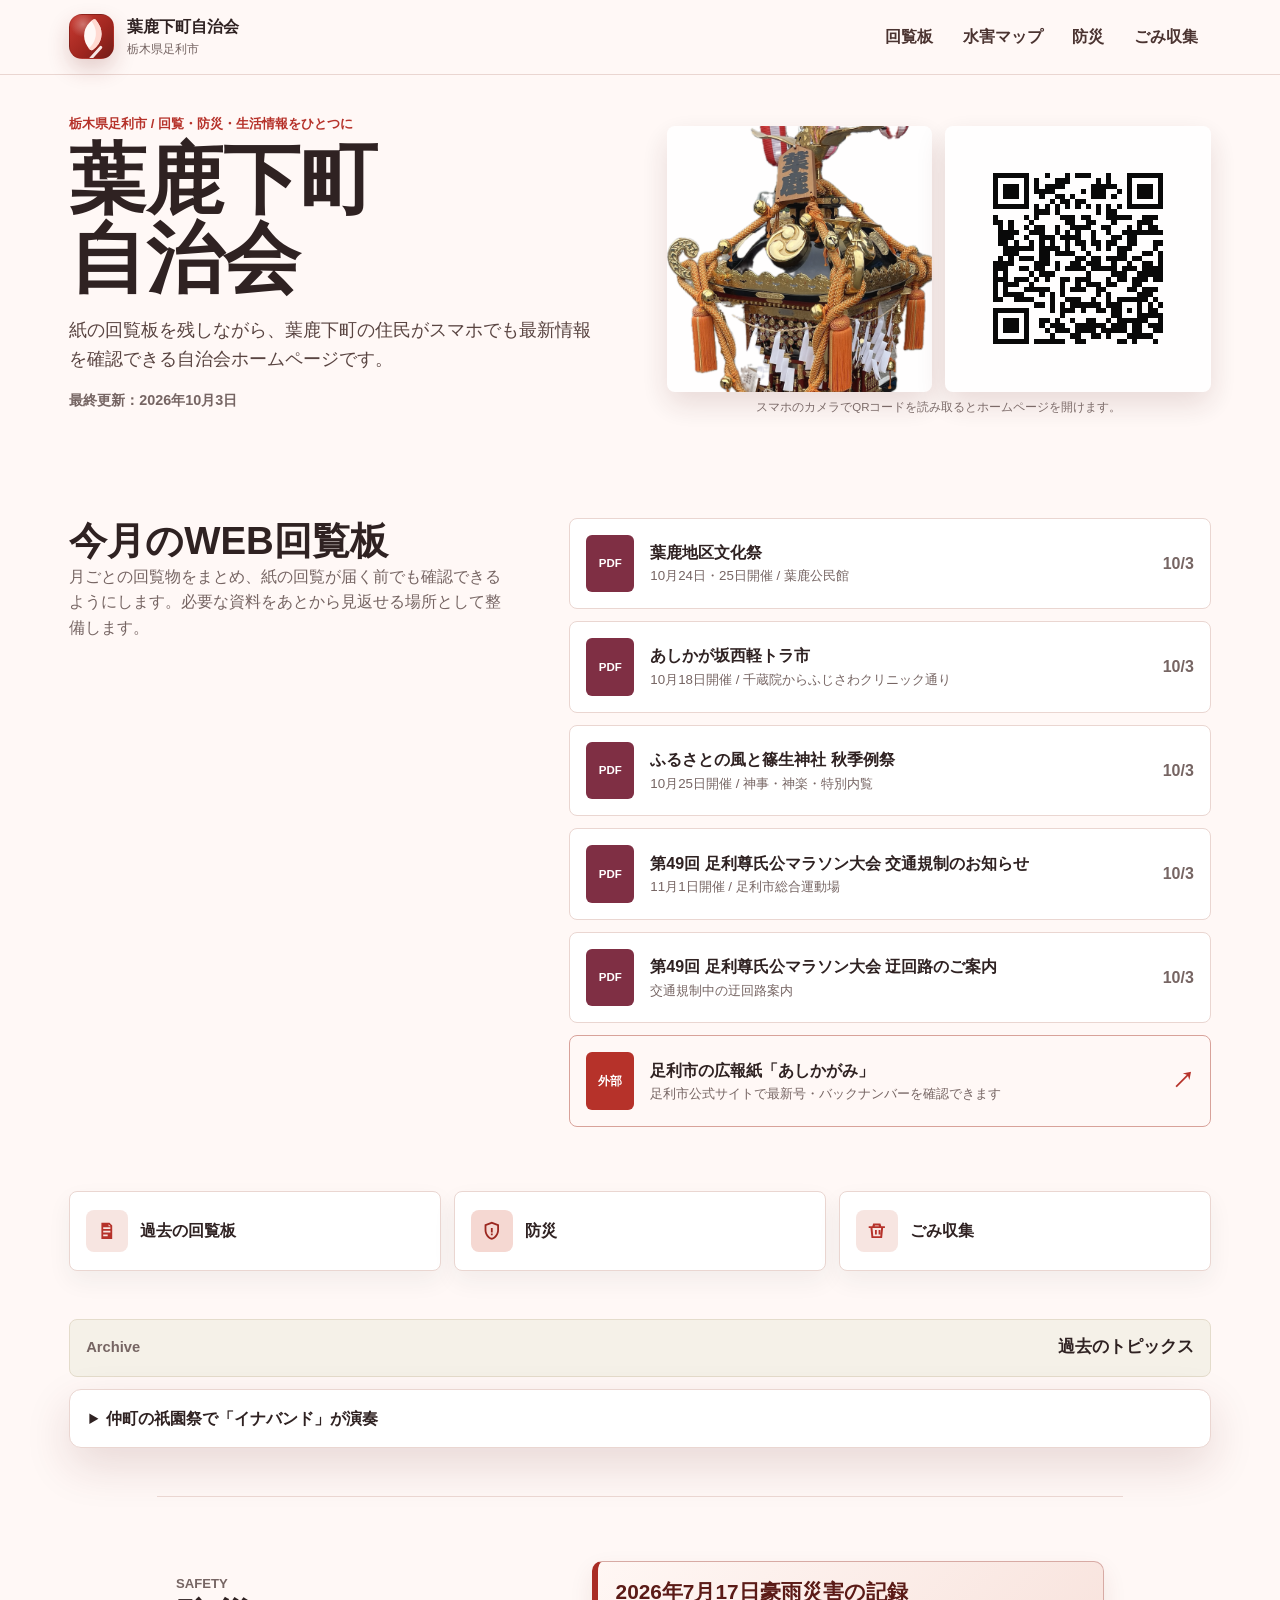
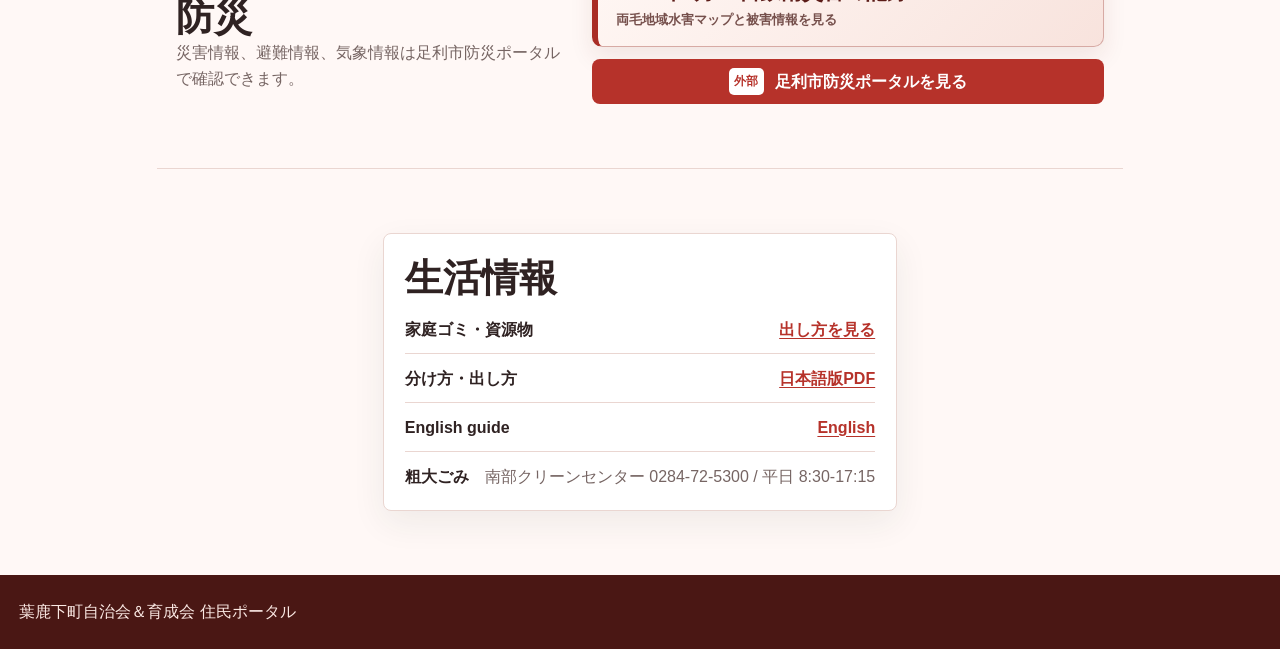
<file: index.html>
<!doctype html>
<html lang="ja">
  <head>
    <meta charset="utf-8" />
    <meta name="viewport" content="width=device-width, initial-scale=1" />
    <title>葉鹿下町自治会 DXホーム</title>
    <meta
      name="description"
      content="栃木県足利市の葉鹿下町自治会向けに、回覧板、防災情報、ごみ収集をまとめたホームページ。"
    />
    <link rel="stylesheet" href="styles.css?v=20261005-layout" />
  </head>
  <body>
    <a class="skip-link" href="#main">本文へ移動</a>

    <header class="site-header">
      <nav class="nav-shell" aria-label="メインメニュー">
        <a class="brand" href="index.html" aria-label="葉鹿下町自治会 ホーム">
          <span class="brand-mark" aria-hidden="true">葉</span>
          <span>
            <strong>葉鹿下町自治会</strong>
            <small>栃木県足利市</small>
          </span>
        </a>
        <button class="menu-button" type="button" aria-expanded="false" aria-controls="site-menu">
          <span class="icon-lines" aria-hidden="true"></span>
          <span>メニュー</span>
        </button>
        <ul id="site-menu" class="site-menu">
          <li><a href="circular.html">回覧板</a></li>
          <li><a href="flood.html">水害マップ</a></li>
          <li><a href="disaster.html">防災</a></li>
          <li><a href="garbage.html">ごみ収集</a></li>
        </ul>
      </nav>
    </header>

    <main id="main">
      <section class="hero-section">
        <div class="hero-copy">
          <p class="eyebrow">栃木県足利市 / 回覧・防災・生活情報をひとつに</p>
          <h1><span>葉鹿下町</span><span>自治会</span></h1>
          <p class="lead">
            紙の回覧板を残しながら、葉鹿下町の住民がスマホでも最新情報を確認できる自治会ホームページです。
          </p>
          <p class="last-updated">最終更新：2026年10月3日</p>
        </div>
        <figure class="hero-visual">
          <div class="hero-media-grid">
            <img src="assets/hajika-mikoshi.png" alt="葉鹿下町の神輿" />
            <img class="qr-image" src="assets/homepage-qr.png?v=20260722-readable-qr" alt="自治会ホームページのQRコード" />
          </div>
          <figcaption>スマホのカメラでQRコードを読み取るとホームページを開けます。</figcaption>
        </figure>
      </section>

      <section class="quick-actions" aria-label="よく使う項目">
        <a class="quick-action" href="circular.html">
          <span class="action-icon" aria-hidden="true">
            <svg viewBox="0 0 24 24"><path d="M6 3h9l3 3v15H6V3Zm8 1.7V7h2.3L14 4.7ZM8 10h8V8H8v2Zm0 4h8v-2H8v2Zm0 4h5v-2H8v2Z" /></svg>
          </span>
          <span>過去の回覧板</span>
        </a>
        <a class="quick-action" href="disaster.html">
          <span class="action-icon alert" aria-hidden="true">
            <svg viewBox="0 0 24 24"><path d="M12 2 4 5v6c0 5 3.4 9.7 8 11 4.6-1.3 8-6 8-11V5l-8-3Zm0 2.2 6 2.2V11c0 3.9-2.4 7.5-6 8.8-3.6-1.3-6-4.9-6-8.8V6.4l6-2.2Zm-1 4.8h2v5h-2V9Zm0 6h2v2h-2v-2Z" /></svg>
          </span>
          <span>防災</span>
        </a>
        <a class="quick-action" href="garbage.html">
          <span class="action-icon" aria-hidden="true">
            <svg viewBox="0 0 24 24"><path d="M8 4h8l1 3h4v2h-2l-1.1 11H6.1L5 9H3V7h4l1-3Zm2 2-.4 1h4.8L14 6h-4Zm-2.8 3 .9 9h7.8l.9-9H7.2Zm2.8 2h2v5h-2v-5Zm4 0h2v5h-2v-5Z" /></svg>
          </span>
          <span>ごみ収集</span>
        </a>
      </section>

      <section class="topic-archive" aria-labelledby="topic-archive-title">
        <div class="month-banner month-banner-muted">
          <span>Archive</span>
          <strong id="topic-archive-title">過去のトピックス</strong>
        </div>
        <details class="topic-archive-panel">
          <summary>仲町の祇園祭で「イナバンド」が演奏</summary>
          <div class="topic-feature topic-feature-archive">
            <article class="topic-copy">
              <p class="topic-label">トピックス</p>
              <h2 id="gion-topic-title">仲町の祇園祭で「イナバンド」が演奏</h2>
              <p>
                仲町で開催された祇園祭で、下町のミュージシャン・稲葉光則さん率いる「イナバンド」が演奏を披露しました。
              </p>
              <p>
                会場では、ポップスやボサノバなど親しみやすい楽曲が演奏され、多くの来場者が心地よい音楽に耳を傾けました。稲葉さんはサックスと歌に加え、軽快なMCでも会場を盛り上げました。また、ギターの演奏もステージを彩り、祭りのひとときに華を添えました。
              </p>
              <p>
                音楽とともに、地域の皆さんが楽しい時間を共有するひとときとなりました。出演者の皆さま、素晴らしい演奏をありがとうございました。
              </p>
            </article>
            <div class="topic-video">
              <video
                controls
                playsinline
                preload="metadata"
                poster="assets/nakamachi-gion-inaband-poster.jpg"
                aria-label="仲町祇園祭で演奏するイナバンドの紹介動画"
              >
                <source src="assets/nakamachi-gion-inaband.mp4?v=20260727-audio" type="video/mp4" />
                お使いのブラウザでは動画を再生できません。
              </video>
              <p>約20秒・演奏音声あり／プライバシーに配慮し、子どもの姿にはぼかしを入れています。</p>
            </div>
          </div>
        </details>
      </section>

      <section id="circular" class="split-layout">
        <div class="section-copy">
          <h2>今月のWEB回覧板</h2>
          <p>
            月ごとの回覧物をまとめ、紙の回覧が届く前でも確認できるようにします。必要な資料をあとから見返せる場所として整備します。
          </p>
        </div>
        <div class="list-panel" aria-label="最新の回覧物">
            <a href="documents/october-hajika-cultural-festival-2026-10-03.pdf" class="list-row">
              <span class="doc-icon">PDF</span>
              <span>
                <strong>葉鹿地区文化祭</strong>
                <small>10月24日・25日開催 / 葉鹿公民館</small>
              </span>
              <time datetime="2026-10-03">10/3</time>
            </a>
            <a href="documents/october-sakanishi-kei-truck-market-2026-10-18.pdf" class="list-row">
              <span class="doc-icon">PDF</span>
              <span>
                <strong>あしかが坂西軽トラ市</strong>
                <small>10月18日開催 / 千蔵院からふじさわクリニック通り</small>
              </span>
              <time datetime="2026-10-03">10/3</time>
            </a>
            <a href="documents/october-furusato-kaze-2026-10-25.pdf" class="list-row">
              <span class="doc-icon">PDF</span>
              <span>
                <strong>ふるさとの風と篠生神社 秋季例祭</strong>
                <small>10月25日開催 / 神事・神楽・特別内覧</small>
              </span>
              <time datetime="2026-10-03">10/3</time>
            </a>
            <a href="documents/october-takauji-marathon-2026.pdf" class="list-row">
              <span class="doc-icon">PDF</span>
              <span>
                <strong>第49回 足利尊氏公マラソン大会 交通規制のお知らせ</strong>
                <small>11月1日開催 / 足利市総合運動場</small>
              </span>
              <time datetime="2026-10-03">10/3</time>
            </a>
            <a href="documents/october-takauji-marathon-detour-map-2026.pdf" class="list-row">
              <span class="doc-icon">PDF</span>
              <span>
                <strong>第49回 足利尊氏公マラソン大会 迂回路のご案内</strong>
                <small>交通規制中の迂回路案内</small>
              </span>
              <time datetime="2026-10-03">10/3</time>
            </a>
          <a
            href="https://www.city.ashikaga.tochigi.jp/goverment/000083/000457/index.html"
            class="list-row external-row"
            target="_blank"
            rel="noopener noreferrer"
          >
            <span class="doc-icon external">外部</span>
            <span>
              <strong>足利市の広報紙「あしかがみ」</strong>
              <small>足利市公式サイトで最新号・バックナンバーを確認できます</small>
            </span>
            <span class="external-mark" aria-hidden="true">↗</span>
          </a>
        </div>
      </section>

      <section id="disaster" class="disaster-band">
        <div>
          <p class="eyebrow">Safety</p>
          <h2>防災</h2>
          <p>災害情報、避難情報、気象情報は足利市防災ポータルで確認できます。</p>
        </div>
        <div class="disaster-actions">
          <a class="flood-record-banner" href="flood.html">
            <span>2026年7月17日豪雨災害の記録</span>
            <small>両毛地域水害マップと被害情報を見る</small>
          </a>
          <a
            class="download-link external-link"
            href="https://www.city.ashikaga.tochigi.jp/bosai/index.html"
            target="_blank"
            rel="noopener noreferrer"
            >足利市防災ポータルを見る</a
          >
        </div>
      </section>

      <section id="life" class="life-section">
        <div class="life-card">
          <h2>生活情報</h2>
          <ul>
            <li>
              <strong>家庭ゴミ・資源物</strong>
              <a
                class="text-link external-link"
                href="https://www.city.ashikaga.tochigi.jp/living/000018/000128/000560/index.html"
                target="_blank"
                rel="noopener noreferrer"
                >出し方を見る</a
              >
            </li>
            <li>
              <strong>分け方・出し方</strong>
              <a
                class="text-link external-link"
                href="https://www.city.ashikaga.tochigi.jp/manage/contents/upload/648ab1cb5ff90.pdf"
                target="_blank"
                rel="noopener noreferrer"
                >日本語版PDF</a
              >
            </li>
            <li>
              <strong>English guide</strong>
              <a
                class="text-link external-link"
                href="https://www.city.ashikaga.tochigi.jp/living/000018/000128/000560/p002343.html"
                target="_blank"
                rel="noopener noreferrer"
                >English</a
              >
            </li>
            <li class="life-note">
              <strong>粗大ごみ</strong>
              <span>南部クリーンセンター 0284-72-5300 / 平日 8:30-17:15</span>
            </li>
          </ul>
        </div>
      </section>
    </main>

    <footer class="site-footer">
      <p>葉鹿下町自治会＆育成会 住民ポータル</p>
    </footer>

    <script src="app.js"></script>
  </body>
</html>
</file>
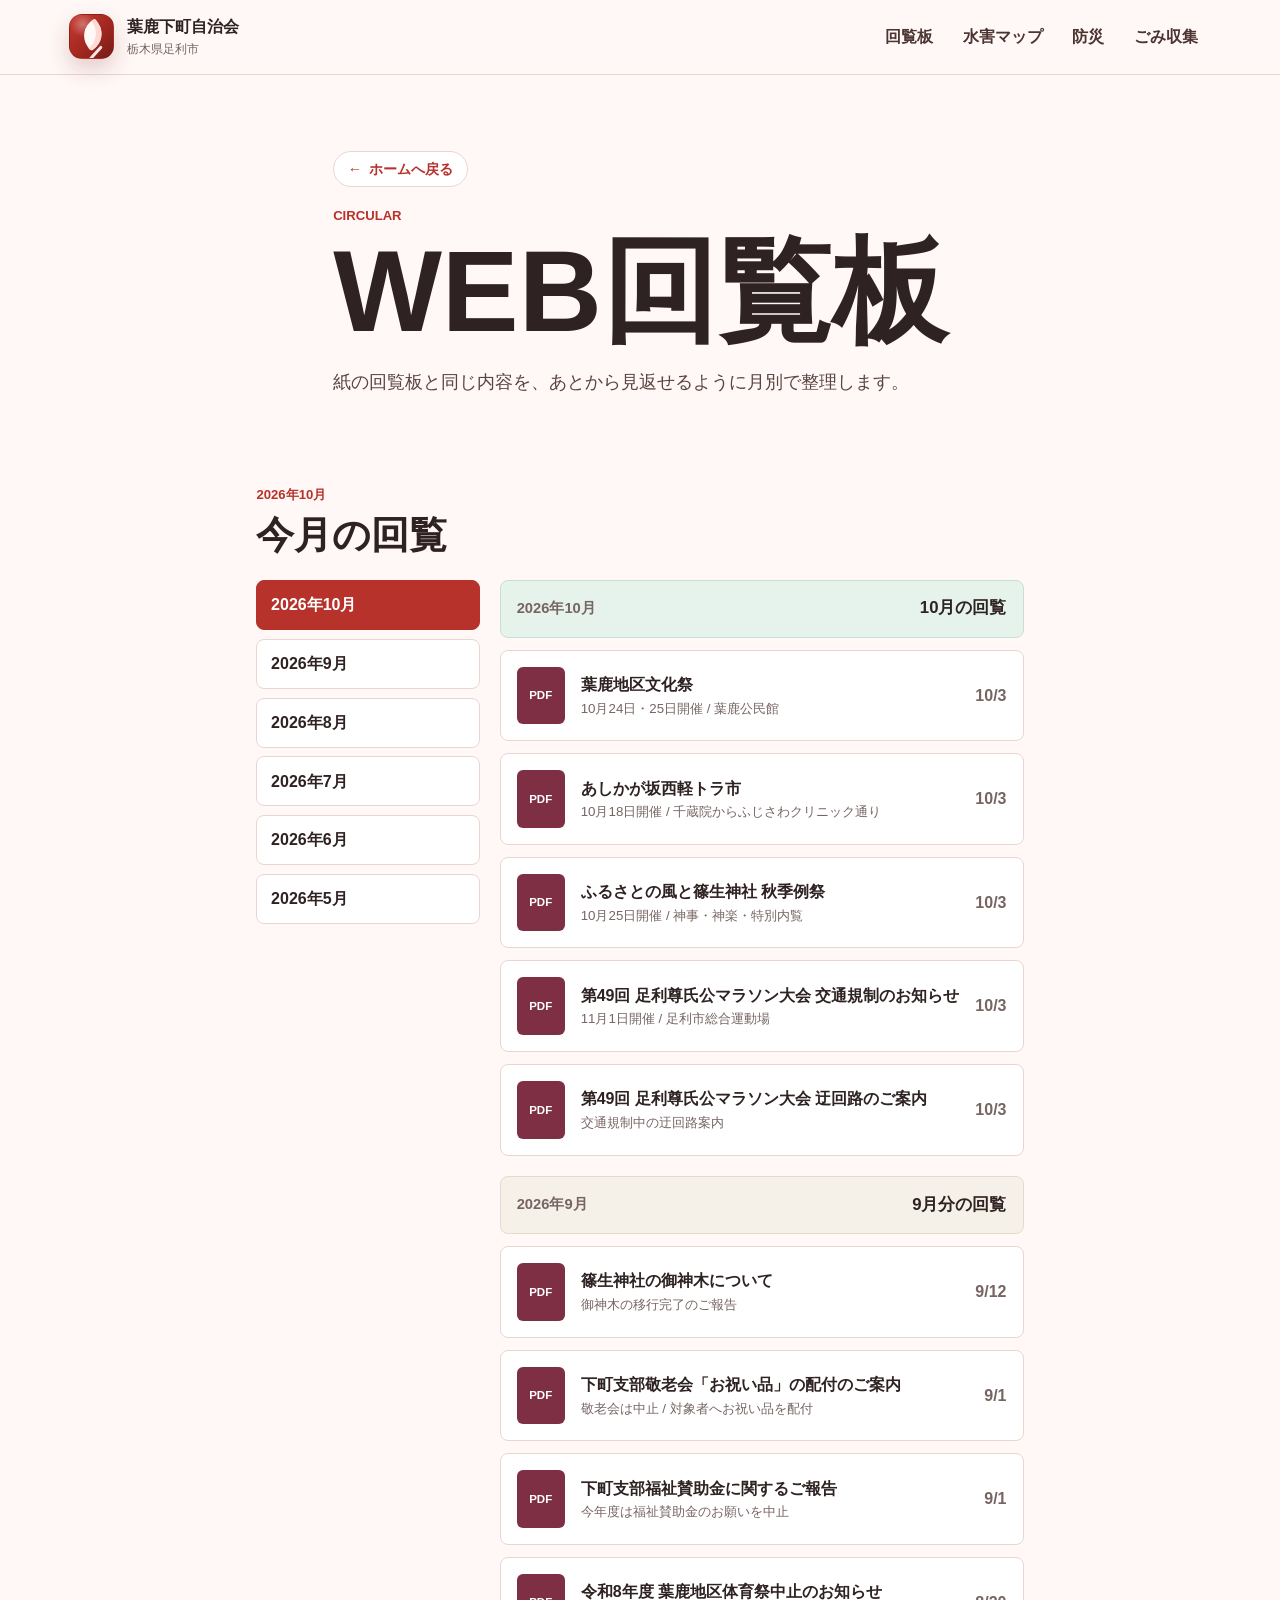
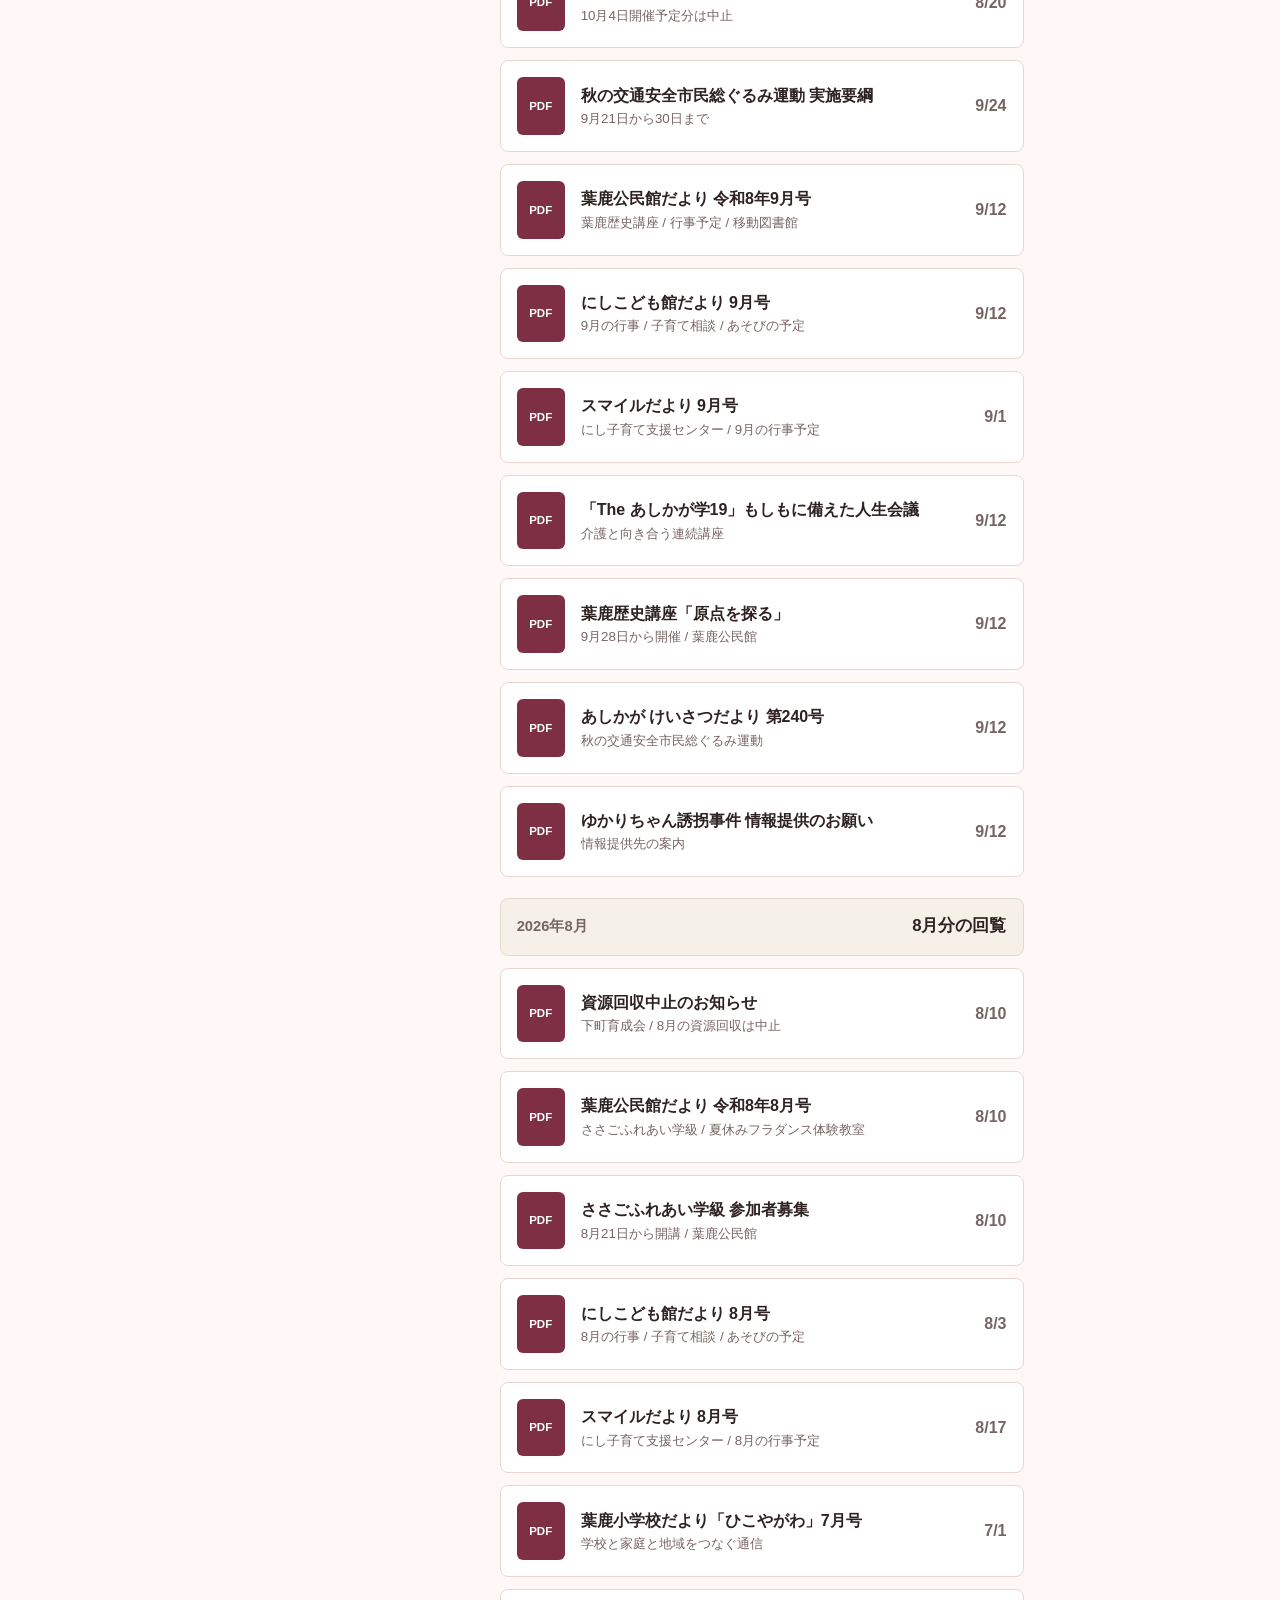
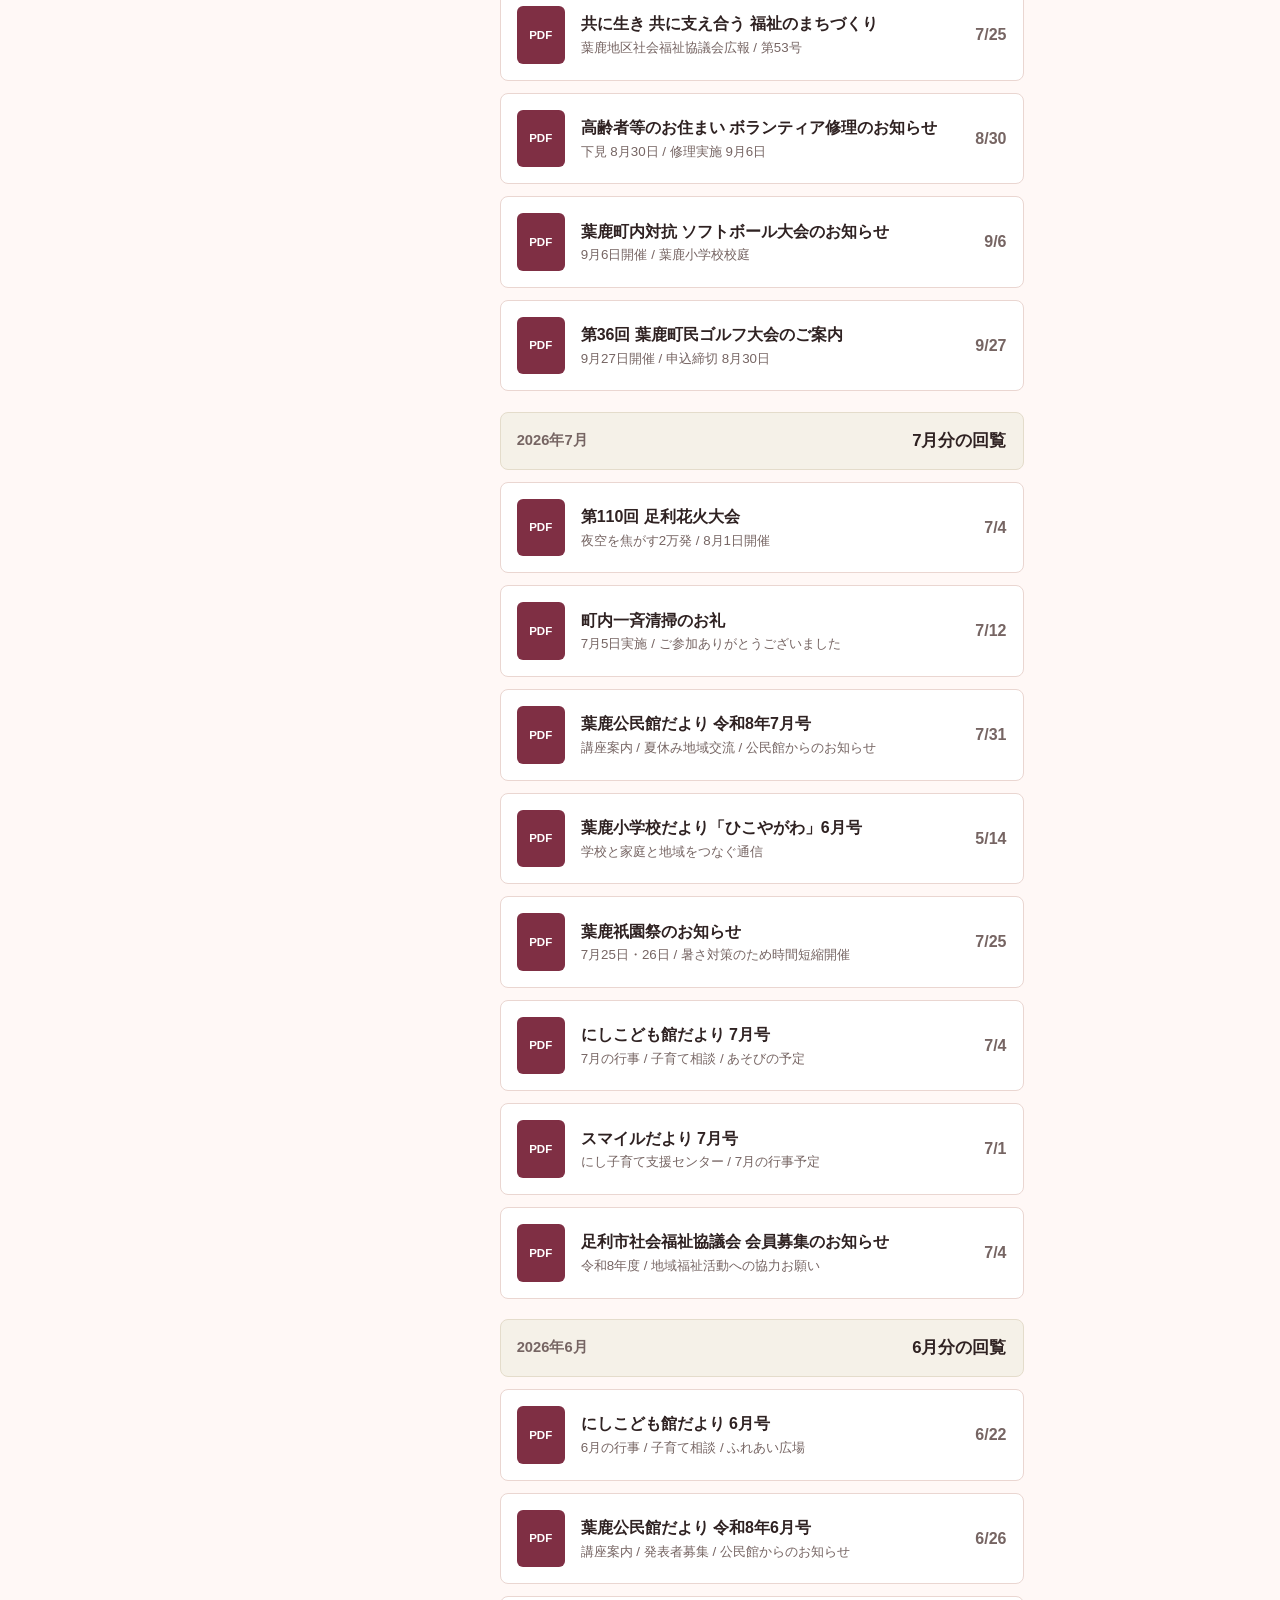
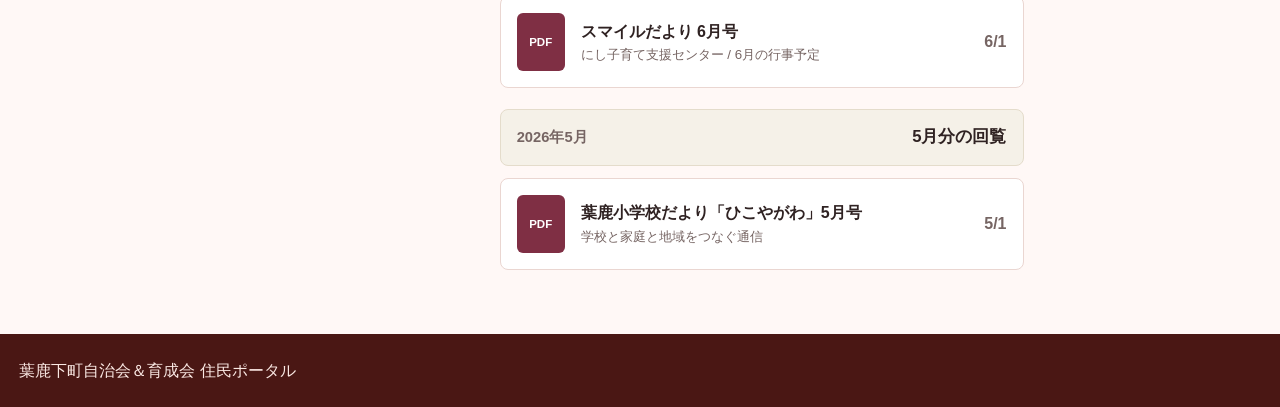
<file: circular.html>
<!doctype html>
<html lang="ja">
  <head>
    <meta charset="utf-8" />
    <meta name="viewport" content="width=device-width, initial-scale=1" />
    <title>WEB回覧板 | 葉鹿下町自治会</title>
    <meta
      name="description"
      content="葉鹿下町自治会の回覧物を月別に確認できるWEB回覧板ページ。"
    />
    <link rel="stylesheet" href="styles.css" />
  </head>
  <body>
    <a class="skip-link" href="#main">本文へ移動</a>

    <header class="site-header">
      <nav class="nav-shell" aria-label="メインメニュー">
        <a class="brand" href="index.html" aria-label="葉鹿下町自治会 ホーム">
          <span class="brand-mark" aria-hidden="true">葉</span>
          <span>
            <strong>葉鹿下町自治会</strong>
            <small>栃木県足利市</small>
          </span>
        </a>
        <button class="menu-button" type="button" aria-expanded="false" aria-controls="site-menu">
          <span class="icon-lines" aria-hidden="true"></span>
          <span>メニュー</span>
        </button>
        <ul id="site-menu" class="site-menu">
          <li><a href="circular.html">回覧板</a></li>
          <li><a href="flood.html">水害マップ</a></li>
          <li><a href="disaster.html">防災</a></li>
          <li><a href="garbage.html">ごみ収集</a></li>
        </ul>
      </nav>
    </header>

    <main id="main">
      <section class="page-hero">
        <a class="back-link" href="index.html">ホームへ戻る</a>
        <p class="eyebrow">Circular</p>
        <h1><span>WEB回覧板</span></h1>
        <p class="lead">紙の回覧板と同じ内容を、あとから見返せるように月別で整理します。</p>
      </section>

      <section class="content-band page-content">
        <div class="section-head">
          <div>
            <p class="eyebrow">2026年10月</p>
            <h2>今月の回覧</h2>
          </div>
        </div>

        <div class="circular-layout">
          <div class="month-nav" aria-label="月別メニュー">
            <a class="is-active" href="#october">2026年10月</a>
            <a href="#september">2026年9月</a>
            <a href="#august">2026年8月</a>
            <a href="#july">2026年7月</a>
            <a href="#june">2026年6月</a>
            <a href="#may">2026年5月</a>
          </div>

          <div class="month-sections">
            <section class="month-block" id="october" aria-labelledby="october-heading">
              <div class="month-banner">
                <span>2026年10月</span>
                <strong id="october-heading">10月の回覧</strong>
              </div>
              <div class="list-panel circular-list" aria-label="2026年10月の回覧物">
                <a href="documents/october-hajika-cultural-festival-2026-10-03.pdf" class="list-row">
                  <span class="doc-icon">PDF</span>
                  <span>
                    <strong>葉鹿地区文化祭</strong>
                    <small>10月24日・25日開催 / 葉鹿公民館</small>
                  </span>
                  <time datetime="2026-10-03">10/3</time>
                </a>
                <a href="documents/october-sakanishi-kei-truck-market-2026-10-18.pdf" class="list-row">
                  <span class="doc-icon">PDF</span>
                  <span>
                    <strong>あしかが坂西軽トラ市</strong>
                    <small>10月18日開催 / 千蔵院からふじさわクリニック通り</small>
                  </span>
                  <time datetime="2026-10-03">10/3</time>
                </a>
                <a href="documents/october-furusato-kaze-2026-10-25.pdf" class="list-row">
                  <span class="doc-icon">PDF</span>
                  <span>
                    <strong>ふるさとの風と篠生神社 秋季例祭</strong>
                    <small>10月25日開催 / 神事・神楽・特別内覧</small>
                  </span>
                  <time datetime="2026-10-03">10/3</time>
                </a>
                <a href="documents/october-takauji-marathon-2026.pdf" class="list-row">
                  <span class="doc-icon">PDF</span>
                  <span>
                    <strong>第49回 足利尊氏公マラソン大会 交通規制のお知らせ</strong>
                    <small>11月1日開催 / 足利市総合運動場</small>
                  </span>
                  <time datetime="2026-10-03">10/3</time>
                </a>
                <a href="documents/october-takauji-marathon-detour-map-2026.pdf" class="list-row">
                  <span class="doc-icon">PDF</span>
                  <span>
                    <strong>第49回 足利尊氏公マラソン大会 迂回路のご案内</strong>
                    <small>交通規制中の迂回路案内</small>
                  </span>
                  <time datetime="2026-10-03">10/3</time>
                </a>
              </div>
            </section>

            <section class="month-block" id="september" aria-labelledby="september-heading">
              <div class="month-banner month-banner-muted">
                <span>2026年9月</span>
                <strong id="september-heading">9月分の回覧</strong>
              </div>
              <div class="list-panel circular-list" aria-label="2026年9月の回覧物">
                <a href="documents/september-20260912.pdf" class="list-row">
                  <span class="doc-icon">PDF</span>
                  <span>
                    <strong>篠生神社の御神木について</strong>
                    <small>御神木の移行完了のご報告</small>
                  </span>
                  <time datetime="2026-09-12">9/12</time>
                </a>
                <a href="documents/september-keirokai-gift-2026-09-01.pdf" class="list-row">
                  <span class="doc-icon">PDF</span>
                  <span>
                    <strong>下町支部敬老会「お祝い品」の配付のご案内</strong>
                    <small>敬老会は中止 / 対象者へお祝い品を配付</small>
                  </span>
                  <time datetime="2026-09-01">9/1</time>
                </a>
                <a href="documents/september-welfare-donation-report-2026-09-01.pdf" class="list-row">
                  <span class="doc-icon">PDF</span>
                  <span>
                    <strong>下町支部福祉賛助金に関するご報告</strong>
                    <small>今年度は福祉賛助金のお願いを中止</small>
                  </span>
                  <time datetime="2026-09-01">9/1</time>
                </a>
                <a href="documents/september-sports-festival-cancelled-2026-08.pdf" class="list-row">
                  <span class="doc-icon">PDF</span>
                  <span>
                    <strong>令和8年度 葉鹿地区体育祭中止のお知らせ</strong>
                    <small>10月4日開催予定分は中止</small>
                  </span>
                  <time datetime="2026-08-20">8/20</time>
                </a>
                <a href="documents/september-traffic-safety-campaign-2026-09-24.pdf" class="list-row">
                  <span class="doc-icon">PDF</span>
                  <span>
                    <strong>秋の交通安全市民総ぐるみ運動 実施要綱</strong>
                    <small>9月21日から30日まで</small>
                  </span>
                  <time datetime="2026-09-24">9/24</time>
                </a>
                <a href="documents/september-20260912-002.pdf" class="list-row">
                  <span class="doc-icon">PDF</span>
                  <span>
                    <strong>葉鹿公民館だより 令和8年9月号</strong>
                    <small>葉鹿歴史講座 / 行事予定 / 移動図書館</small>
                  </span>
                  <time datetime="2026-09-12">9/12</time>
                </a>
                <a href="documents/september-nishi-kodomokan-dayori-2026.pdf" class="list-row">
                  <span class="doc-icon">PDF</span>
                  <span>
                    <strong>にしこども館だより 9月号</strong>
                    <small>9月の行事 / 子育て相談 / あそびの予定</small>
                  </span>
                  <time datetime="2026-09-12">9/12</time>
                </a>
                <a href="documents/september-smile-dayori-2026.pdf" class="list-row">
                  <span class="doc-icon">PDF</span>
                  <span>
                    <strong>スマイルだより 9月号</strong>
                    <small>にし子育て支援センター / 9月の行事予定</small>
                  </span>
                  <time datetime="2026-09-01">9/1</time>
                </a>
                <a href="documents/september-ashikaga-learning-acp-2026-09-12.pdf" class="list-row">
                  <span class="doc-icon">PDF</span>
                  <span>
                    <strong>「The あしかが学19」もしもに備えた人生会議</strong>
                    <small>介護と向き合う連続講座</small>
                  </span>
                  <time datetime="2026-09-12">9/12</time>
                </a>
                <a href="documents/september-20260912-001.pdf" class="list-row">
                  <span class="doc-icon">PDF</span>
                  <span>
                    <strong>葉鹿歴史講座「原点を探る」</strong>
                    <small>9月28日から開催 / 葉鹿公民館</small>
                  </span>
                  <time datetime="2026-09-12">9/12</time>
                </a>
                <a href="documents/september-20260912-003.pdf" class="list-row">
                  <span class="doc-icon">PDF</span>
                  <span>
                    <strong>あしかが けいさつだより 第240号</strong>
                    <small>秋の交通安全市民総ぐるみ運動</small>
                  </span>
                  <time datetime="2026-09-12">9/12</time>
                </a>
                <a href="documents/september-20260912-004.pdf" class="list-row">
                  <span class="doc-icon">PDF</span>
                  <span>
                    <strong>ゆかりちゃん誘拐事件 情報提供のお願い</strong>
                    <small>情報提供先の案内</small>
                  </span>
                  <time datetime="2026-09-12">9/12</time>
                </a>
              </div>
            </section>

            <section class="month-block" id="august" aria-labelledby="august-heading">
              <div class="month-banner month-banner-muted">
                <span>2026年8月</span>
                <strong id="august-heading">8月分の回覧</strong>
              </div>
              <div class="list-panel circular-list" aria-label="2026年8月の回覧物">
                <a href="documents/august-resource-collection-cancelled-2026-08-10.pdf" class="list-row">
                  <span class="doc-icon">PDF</span>
                  <span>
                    <strong>資源回収中止のお知らせ</strong>
                    <small>下町育成会 / 8月の資源回収は中止</small>
                  </span>
                  <time datetime="2026-08-10">8/10</time>
                </a>
                <a href="documents/august-hajika-kominkan-dayori-2026-08.pdf" class="list-row">
                  <span class="doc-icon">PDF</span>
                  <span>
                    <strong>葉鹿公民館だより 令和8年8月号</strong>
                    <small>ささごふれあい学級 / 夏休みフラダンス体験教室</small>
                  </span>
                  <time datetime="2026-08-10">8/10</time>
                </a>
                <a href="documents/august-fureai-gakkyu-2026-08-10.pdf" class="list-row">
                  <span class="doc-icon">PDF</span>
                  <span>
                    <strong>ささごふれあい学級 参加者募集</strong>
                    <small>8月21日から開講 / 葉鹿公民館</small>
                  </span>
                  <time datetime="2026-08-10">8/10</time>
                </a>
                <a href="documents/august-nishi-kodomokan-dayori-2026.pdf" class="list-row">
                  <span class="doc-icon">PDF</span>
                  <span>
                    <strong>にしこども館だより 8月号</strong>
                    <small>8月の行事 / 子育て相談 / あそびの予定</small>
                  </span>
                  <time datetime="2026-08-03">8/3</time>
                </a>
                <a href="documents/august-smile-dayori-2026.pdf" class="list-row">
                  <span class="doc-icon">PDF</span>
                  <span>
                    <strong>スマイルだより 8月号</strong>
                    <small>にし子育て支援センター / 8月の行事予定</small>
                  </span>
                  <time datetime="2026-08-17">8/17</time>
                </a>
                <a href="documents/august-hajika-sho-dayori-2026-07.pdf" class="list-row">
                  <span class="doc-icon">PDF</span>
                  <span>
                    <strong>葉鹿小学校だより「ひこやがわ」7月号</strong>
                    <small>学校と家庭と地域をつなぐ通信</small>
                  </span>
                  <time datetime="2026-07-01">7/1</time>
                </a>
                <a href="documents/august-social-welfare-2026-08-10.pdf" class="list-row">
                  <span class="doc-icon">PDF</span>
                  <span>
                    <strong>共に生き 共に支え合う 福祉のまちづくり</strong>
                    <small>葉鹿地区社会福祉協議会広報 / 第53号</small>
                  </span>
                  <time datetime="2026-07-25">7/25</time>
                </a>
                <a href="documents/august-volunteer-notice-2026-08-30.pdf" class="list-row">
                  <span class="doc-icon">PDF</span>
                  <span>
                    <strong>高齢者等のお住まい ボランティア修理のお知らせ</strong>
                    <small>下見 8月30日 / 修理実施 9月6日</small>
                  </span>
                  <time datetime="2026-08-30">8/30</time>
                </a>
                <a href="documents/august-hajika-softball-2026-09-06.pdf" class="list-row">
                  <span class="doc-icon">PDF</span>
                  <span>
                    <strong>葉鹿町内対抗 ソフトボール大会のお知らせ</strong>
                    <small>9月6日開催 / 葉鹿小学校校庭</small>
                  </span>
                  <time datetime="2026-09-06">9/6</time>
                </a>
                <a href="documents/august-hajika-golf-2026-09-27.pdf" class="list-row">
                  <span class="doc-icon">PDF</span>
                  <span>
                    <strong>第36回 葉鹿町民ゴルフ大会のご案内</strong>
                    <small>9月27日開催 / 申込締切 8月30日</small>
                  </span>
                  <time datetime="2026-09-27">9/27</time>
                </a>
              </div>
            </section>

            <section class="month-block" id="july" aria-labelledby="july-heading">
              <div class="month-banner month-banner-muted">
                <span>2026年7月</span>
                <strong id="july-heading">7月分の回覧</strong>
              </div>
              <div class="list-panel circular-list" aria-label="2026年7月の回覧物">
            <a href="documents/july-2026-07-04-notice.pdf" class="list-row">
              <span class="doc-icon">PDF</span>
              <span>
                <strong>第110回 足利花火大会</strong>
                <small>夜空を焦がす2万発 / 8月1日開催</small>
              </span>
              <time datetime="2026-07-04">7/4</time>
            </a>
            <a href="documents/july-2026-07-12-notice.pdf" class="list-row">
              <span class="doc-icon">PDF</span>
              <span>
                <strong>町内一斉清掃のお礼</strong>
                <small>7月5日実施 / ご参加ありがとうございました</small>
              </span>
              <time datetime="2026-07-12">7/12</time>
            </a>
            <a href="documents/july-2026-07-31-notice.pdf" class="list-row">
              <span class="doc-icon">PDF</span>
              <span>
                <strong>葉鹿公民館だより 令和8年7月号</strong>
                <small>講座案内 / 夏休み地域交流 / 公民館からのお知らせ</small>
              </span>
              <time datetime="2026-07-31">7/31</time>
            </a>
            <a href="documents/july-hajika-sho-dayori-2026-06.pdf" class="list-row">
              <span class="doc-icon">PDF</span>
              <span>
                <strong>葉鹿小学校だより「ひこやがわ」6月号</strong>
                <small>学校と家庭と地域をつなぐ通信</small>
              </span>
              <time datetime="2026-05-14">5/14</time>
            </a>
            <a href="documents/july-heat-measures-shortened-2026-07-25.pdf" class="list-row">
              <span class="doc-icon">PDF</span>
              <span>
                <strong>葉鹿祇園祭のお知らせ</strong>
                <small>7月25日・26日 / 暑さ対策のため時間短縮開催</small>
              </span>
              <time datetime="2026-07-25">7/25</time>
            </a>
            <a href="documents/july-nishi-kodomokan-dayori-2026.pdf" class="list-row">
              <span class="doc-icon">PDF</span>
              <span>
                <strong>にしこども館だより 7月号</strong>
                <small>7月の行事 / 子育て相談 / あそびの予定</small>
              </span>
              <time datetime="2026-07-04">7/4</time>
            </a>
            <a href="documents/july-smile-dayori-2026.pdf" class="list-row">
              <span class="doc-icon">PDF</span>
              <span>
                <strong>スマイルだより 7月号</strong>
                <small>にし子育て支援センター / 7月の行事予定</small>
              </span>
              <time datetime="2026-07-01">7/1</time>
            </a>
            <a href="documents/july-social-welfare-2026.pdf" class="list-row">
              <span class="doc-icon">PDF</span>
              <span>
                <strong>足利市社会福祉協議会 会員募集のお知らせ</strong>
                <small>令和8年度 / 地域福祉活動への協力お願い</small>
              </span>
              <time datetime="2026-07-04">7/4</time>
            </a>
              </div>
            </section>

            <section class="month-block" id="june" aria-labelledby="june-heading">
              <div class="month-banner month-banner-muted">
                <span>2026年6月</span>
                <strong id="june-heading">6月分の回覧</strong>
              </div>
              <div class="list-panel circular-list" aria-label="2026年6月の回覧物">
                <a href="documents/nishi-kodomokan-dayori-2026-06.pdf" class="list-row">
                  <span class="doc-icon">PDF</span>
                  <span>
                    <strong>にしこども館だより 6月号</strong>
                    <small>6月の行事 / 子育て相談 / ふれあい広場</small>
                  </span>
                  <time datetime="2026-06-22">6/22</time>
                </a>
                <a href="documents/hajika-kominkan-dayori-2026-06.pdf" class="list-row">
                  <span class="doc-icon">PDF</span>
                  <span>
                    <strong>葉鹿公民館だより 令和8年6月号</strong>
                    <small>講座案内 / 発表者募集 / 公民館からのお知らせ</small>
                  </span>
                  <time datetime="2026-06-26">6/26</time>
                </a>
                <a href="documents/smile-dayori-2026-06.pdf" class="list-row">
                  <span class="doc-icon">PDF</span>
                  <span>
                    <strong>スマイルだより 6月号</strong>
                    <small>にし子育て支援センター / 6月の行事予定</small>
                  </span>
                  <time datetime="2026-06-01">6/1</time>
                </a>
              </div>
            </section>

            <section class="month-block" id="may" aria-labelledby="may-heading">
              <div class="month-banner month-banner-muted">
                <span>2026年5月</span>
                <strong id="may-heading">5月分の回覧</strong>
              </div>
              <div class="list-panel circular-list" aria-label="2026年5月の回覧物">
                <a href="documents/hajika-sho-dayori-hikoyagawa-2026-05.pdf" class="list-row">
                  <span class="doc-icon">PDF</span>
                  <span>
                    <strong>葉鹿小学校だより「ひこやがわ」5月号</strong>
                    <small>学校と家庭と地域をつなぐ通信</small>
                  </span>
                  <time datetime="2026-05-01">5/1</time>
                </a>
              </div>
            </section>
          </div>
        </div>
      </section>
    </main>

    <footer class="site-footer">
      <p>葉鹿下町自治会＆育成会 住民ポータル</p>
    </footer>

    <script src="app.js"></script>
  </body>
</html>
</file>
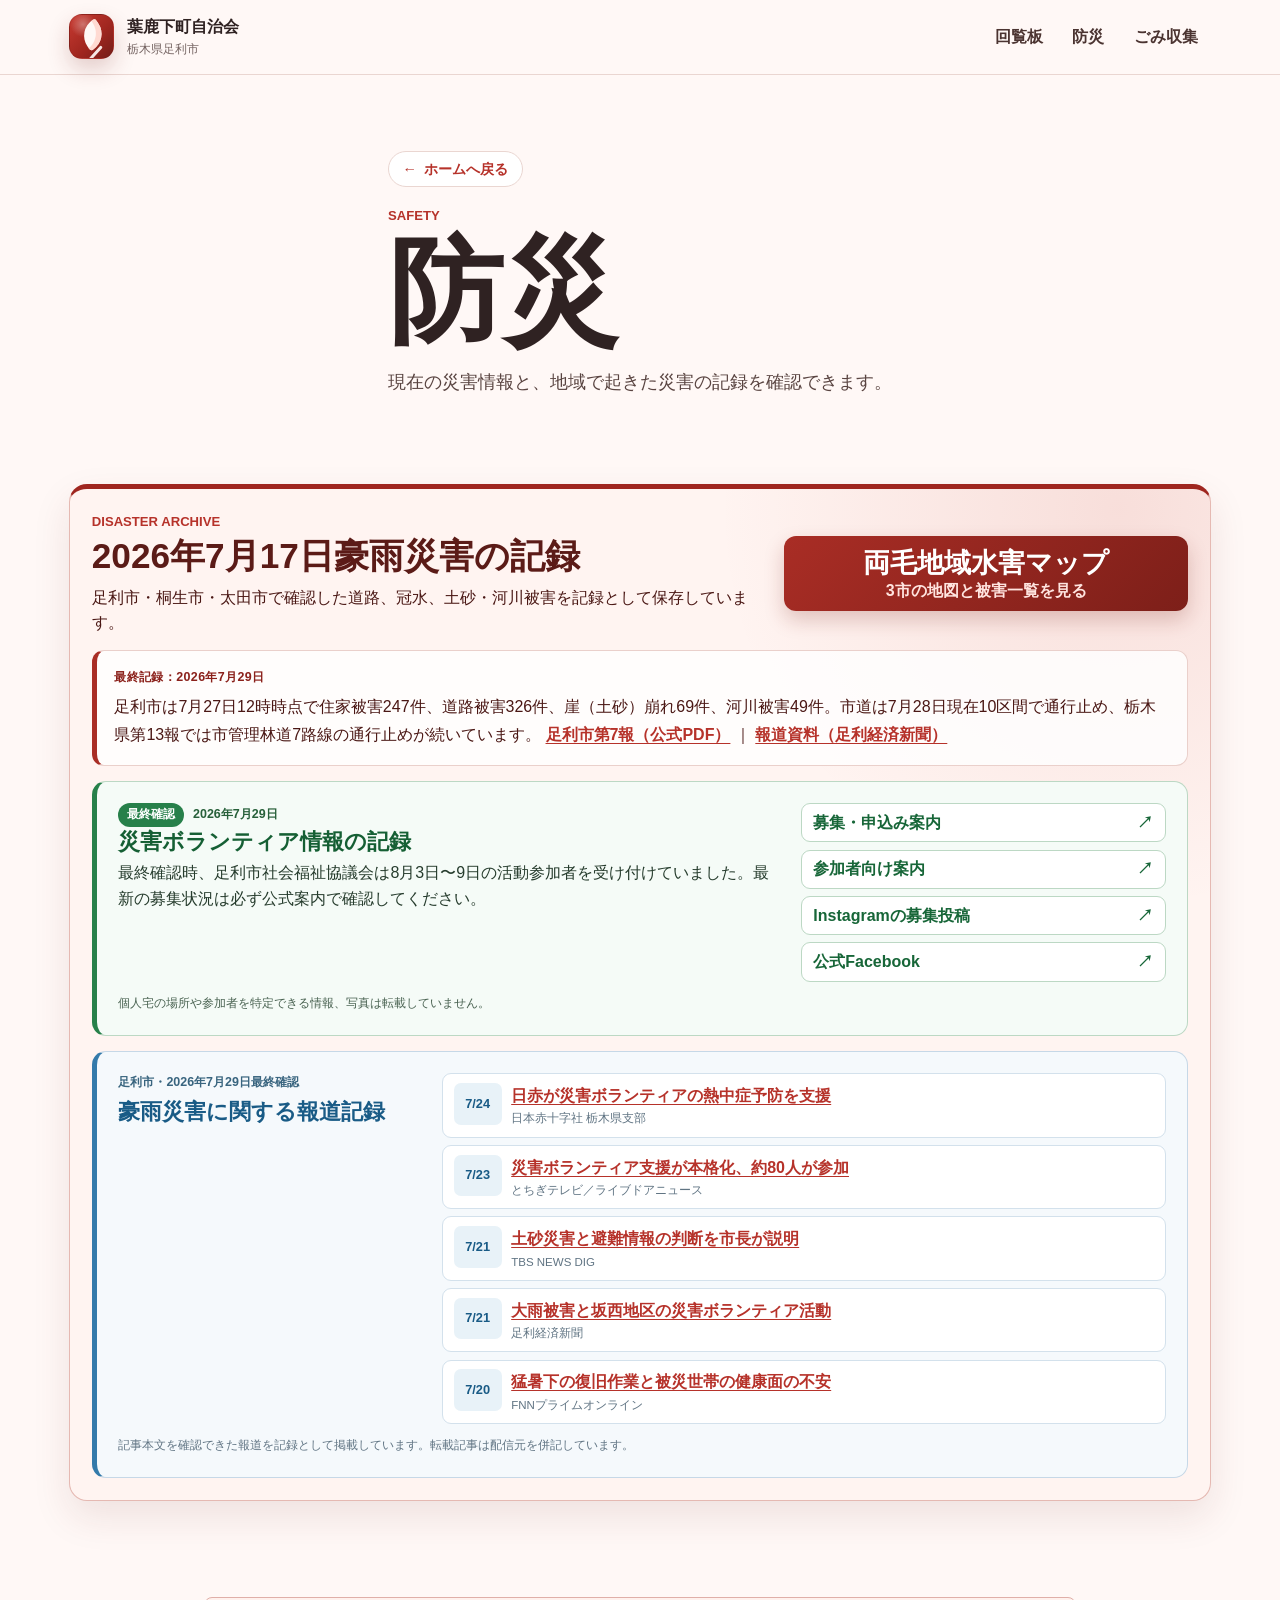
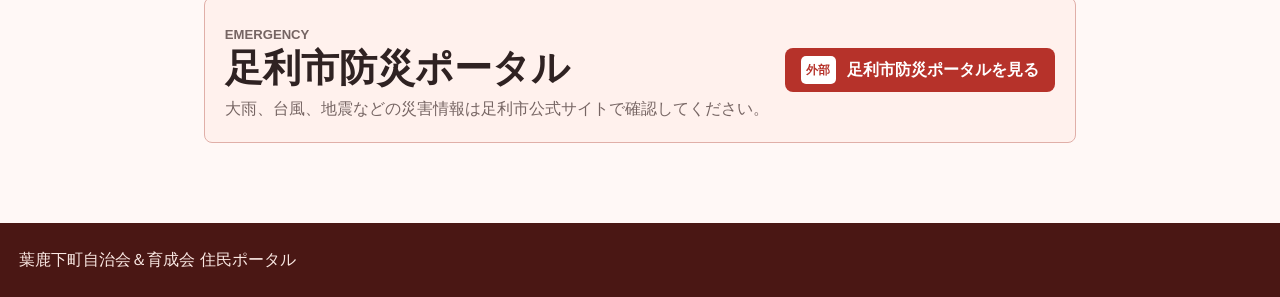
<file: disaster.html>
<!doctype html>
<html lang="ja">
  <head>
    <meta charset="utf-8" />
    <meta name="viewport" content="width=device-width, initial-scale=1" />
    <title>防災 | 葉鹿下町自治会</title>
    <meta
      name="description"
      content="葉鹿下町自治会の防災情報ページ。足利市防災ポータルと2026年7月17日豪雨災害の記録を掲載しています。"
    />
    <link rel="stylesheet" href="styles.css?v=20260729-flood-archive" />
  </head>
  <body>
    <a class="skip-link" href="#main">本文へ移動</a>

    <header class="site-header">
      <nav class="nav-shell" aria-label="メインメニュー">
        <a class="brand" href="index.html" aria-label="葉鹿下町自治会 ホーム">
          <span class="brand-mark" aria-hidden="true">葉</span>
          <span>
            <strong>葉鹿下町自治会</strong>
            <small>栃木県足利市</small>
          </span>
        </a>
        <button class="menu-button" type="button" aria-expanded="false" aria-controls="site-menu">
          <span class="icon-lines" aria-hidden="true"></span>
          <span>メニュー</span>
        </button>
        <ul id="site-menu" class="site-menu">
          <li><a href="circular.html">回覧板</a></li>
          <li><a href="disaster.html">防災</a></li>
          <li><a href="garbage.html">ごみ収集</a></li>
        </ul>
      </nav>
    </header>

    <main id="main">
      <section class="page-hero">
        <a class="back-link" href="index.html">ホームへ戻る</a>
        <p class="eyebrow">Safety</p>
        <h1><span>防災</span></h1>
        <p class="lead">現在の災害情報と、地域で起きた災害の記録を確認できます。</p>
      </section>

      <section class="content-band page-content flood-record-section" aria-labelledby="flood-record-title">
        <div class="flood-record-archive">
          <header class="flood-record-header">
            <div>
              <p class="eyebrow">Disaster archive</p>
              <h2 id="flood-record-title">2026年7月17日豪雨災害の記録</h2>
              <p>足利市・桐生市・太田市で確認した道路、冠水、土砂・河川被害を記録として保存しています。</p>
            </div>
            <a class="ryomo-flood-link" href="flood.html">
              <span>両毛地域水害マップ</span>
              <small>3市の地図と被害一覧を見る</small>
            </a>
          </header>

          <p class="flood-summary">
            <span class="summary-label">最終記録：2026年7月29日</span>
            足利市は7月27日12時時点で住家被害247件、道路被害326件、崖（土砂）崩れ69件、河川被害49件。市道は7月28日現在10区間で通行止め、栃木県第13報では市管理林道7路線の通行止めが続いています。
            <a href="https://www.city.ashikaga.tochigi.jp/manage/contents/upload/6a66fbfb46337.pdf" target="_blank" rel="noopener noreferrer">足利市第7報（公式PDF）</a>
            ｜
            <a href="https://ashikaga.keizai.biz/headline/1109/" target="_blank" rel="noopener noreferrer">報道資料（足利経済新聞）</a>
          </p>

          <section class="volunteer-summary" aria-labelledby="ashikaga-volunteer-title">
            <div>
              <p class="volunteer-kicker"><span>最終確認</span> 2026年7月29日</p>
              <h2 id="ashikaga-volunteer-title">災害ボランティア情報の記録</h2>
              <p>
                最終確認時、足利市社会福祉協議会は8月3日〜9日の活動参加者を受け付けていました。最新の募集状況は必ず公式案内で確認してください。
              </p>
            </div>
            <div class="volunteer-links" aria-label="足利市災害ボランティアの公式情報">
              <a href="https://www.ashikagashakyo.or.jp/news/info/73298" target="_blank" rel="noopener noreferrer">募集・申込み案内</a>
              <a href="https://www.ashikagashakyo.or.jp/news/73325" target="_blank" rel="noopener noreferrer">参加者向け案内</a>
              <a href="https://www.instagram.com/p/DbA_vtskwFD/" target="_blank" rel="noopener noreferrer">Instagramの募集投稿</a>
              <a href="https://www.facebook.com/ashishakyo/" target="_blank" rel="noopener noreferrer">公式Facebook</a>
            </div>
            <p class="volunteer-note">
              個人宅の場所や参加者を特定できる情報、写真は転載していません。
            </p>
          </section>

          <section class="disaster-news-summary" aria-labelledby="ashikaga-news-title">
            <div class="disaster-news-heading">
              <p>足利市・2026年7月29日最終確認</p>
              <h2 id="ashikaga-news-title">豪雨災害に関する報道記録</h2>
            </div>
            <ol class="disaster-news-list">
              <li>
                <time datetime="2026-07-24">7/24</time>
                <a href="https://www.jrc.or.jp/chapter/tochigi/about/topics/2026/0724_054506.html" target="_blank" rel="noopener noreferrer">日赤が災害ボランティアの熱中症予防を支援</a>
                <small>日本赤十字社 栃木県支部</small>
              </li>
              <li>
                <time datetime="2026-07-23">7/23</time>
                <a href="https://news.livedoor.com/article/detail/31899975/" target="_blank" rel="noopener noreferrer">災害ボランティア支援が本格化、約80人が参加</a>
                <small>とちぎテレビ／ライブドアニュース</small>
              </li>
              <li>
                <time datetime="2026-07-21">7/21</time>
                <a href="https://newsdig.tbs.co.jp/articles/-/2816975" target="_blank" rel="noopener noreferrer">土砂災害と避難情報の判断を市長が説明</a>
                <small>TBS NEWS DIG</small>
              </li>
              <li>
                <time datetime="2026-07-21">7/21</time>
                <a href="https://ashikaga.keizai.biz/headline/1109/" target="_blank" rel="noopener noreferrer">大雨被害と坂西地区の災害ボランティア活動</a>
                <small>足利経済新聞</small>
              </li>
              <li>
                <time datetime="2026-07-20">7/20</time>
                <a href="https://www.fnn.jp/articles/-/1078614" target="_blank" rel="noopener noreferrer">猛暑下の復旧作業と被災世帯の健康面の不安</a>
                <small>FNNプライムオンライン</small>
              </li>
            </ol>
            <p class="disaster-news-note">記事本文を確認できた報道を記録として掲載しています。転載記事は配信元を併記しています。</p>
          </section>
        </div>
      </section>

      <section class="content-band page-content">
        <div class="emergency-panel">
          <div>
            <p class="eyebrow">Emergency</p>
            <h2>足利市防災ポータル</h2>
            <p>大雨、台風、地震などの災害情報は足利市公式サイトで確認してください。</p>
          </div>
          <a
            class="download-link external-link"
            href="https://www.city.ashikaga.tochigi.jp/bosai/index.html"
            target="_blank"
            rel="noopener noreferrer"
            >足利市防災ポータルを見る</a
          >
        </div>
      </section>
    </main>

    <footer class="site-footer">
      <p>葉鹿下町自治会＆育成会 住民ポータル</p>
    </footer>

    <script src="app.js"></script>
  </body>
</html>
</file>
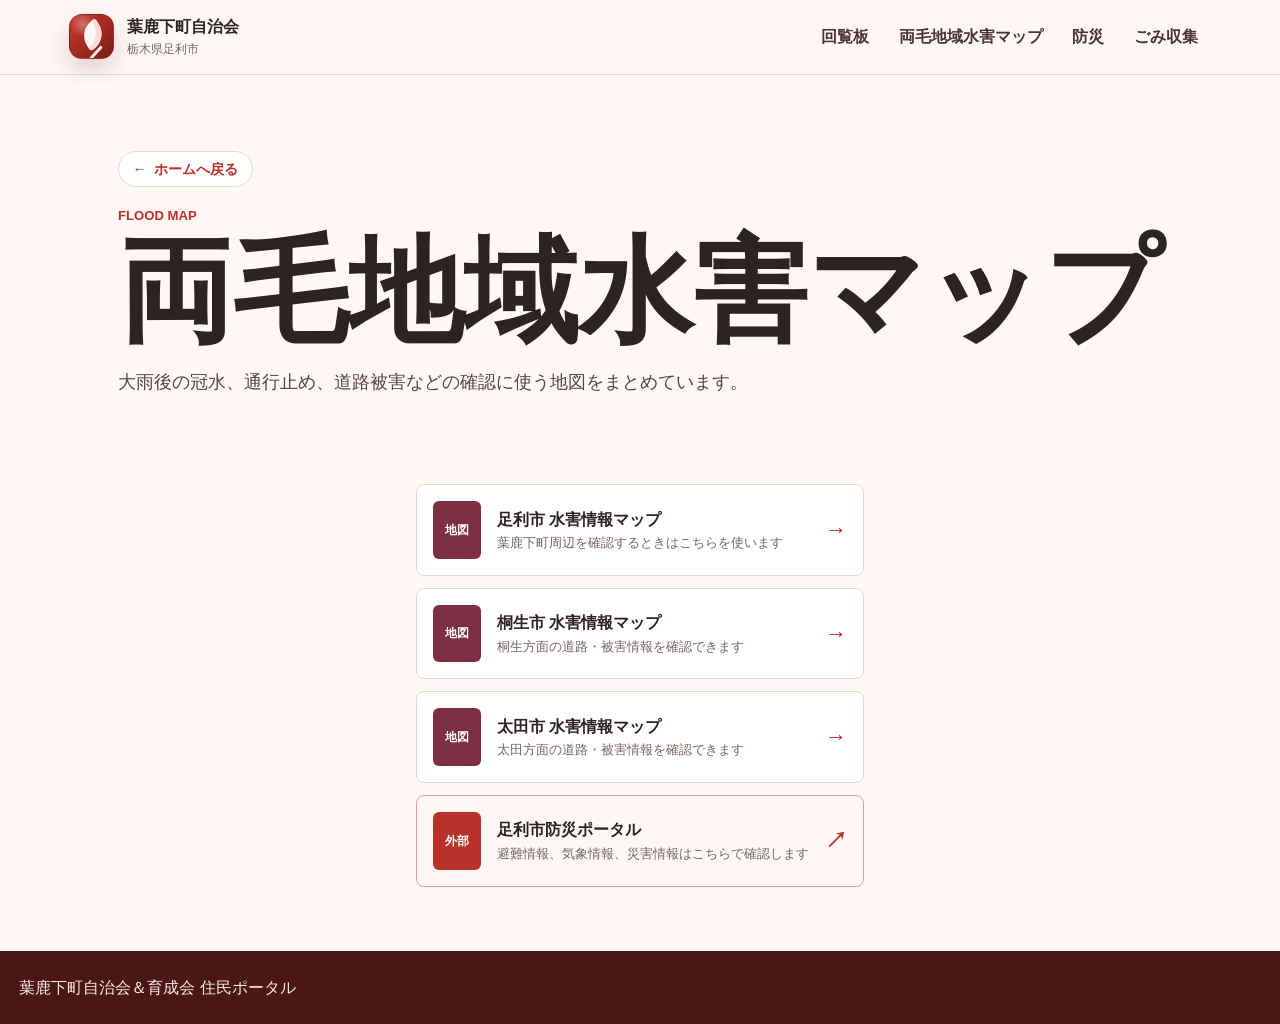
<file: flood.html>
<!doctype html>
<html lang="ja">
  <head>
    <meta charset="utf-8" />
    <meta name="viewport" content="width=device-width, initial-scale=1" />
    <title>両毛地域水害マップ | 葉鹿下町自治会</title>
    <meta
      name="description"
      content="足利市、桐生市、太田市の水害情報をまとめた両毛地域水害マップです。"
    />
    <link rel="stylesheet" href="styles.css" />
  </head>
  <body>
    <a class="skip-link" href="#main">本文へ移動</a>

    <header class="site-header">
      <nav class="nav-shell" aria-label="メインメニュー">
        <a class="brand" href="index.html" aria-label="葉鹿下町自治会 ホーム">
          <span class="brand-mark" aria-hidden="true">葉</span>
          <span>
            <strong>葉鹿下町自治会</strong>
            <small>栃木県足利市</small>
          </span>
        </a>
        <button class="menu-button" type="button" aria-expanded="false" aria-controls="site-menu">
          <span class="icon-lines" aria-hidden="true"></span>
          <span>メニュー</span>
        </button>
        <ul id="site-menu" class="site-menu">
          <li><a href="circular.html">回覧板</a></li>
          <li><a href="flood.html">両毛地域水害マップ</a></li>
          <li><a href="disaster.html">防災</a></li>
          <li><a href="garbage.html">ごみ収集</a></li>
        </ul>
      </nav>
    </header>

    <main id="main">
      <section class="page-hero">
        <a class="back-link" href="index.html">ホームへ戻る</a>
        <p class="eyebrow">Flood Map</p>
        <h1><span>両毛地域水害マップ</span></h1>
        <p class="lead">大雨後の冠水、通行止め、道路被害などの確認に使う地図をまとめています。</p>
      </section>

      <section class="content-band page-content">
        <div class="list-panel" aria-label="水害情報マップ">
          <a href="ashikaga-flood-map.html" class="list-row">
            <span class="doc-icon">地図</span>
            <span>
              <strong>足利市 水害情報マップ</strong>
              <small>葉鹿下町周辺を確認するときはこちらを使います</small>
            </span>
            <span class="external-mark" aria-hidden="true">→</span>
          </a>
          <a href="kiryu-flood-map.html" class="list-row">
            <span class="doc-icon">地図</span>
            <span>
              <strong>桐生市 水害情報マップ</strong>
              <small>桐生方面の道路・被害情報を確認できます</small>
            </span>
            <span class="external-mark" aria-hidden="true">→</span>
          </a>
          <a href="ota-flood-map.html" class="list-row">
            <span class="doc-icon">地図</span>
            <span>
              <strong>太田市 水害情報マップ</strong>
              <small>太田方面の道路・被害情報を確認できます</small>
            </span>
            <span class="external-mark" aria-hidden="true">→</span>
          </a>
          <a
            href="https://www.city.ashikaga.tochigi.jp/bosai/index.html"
            class="list-row external-row"
            target="_blank"
            rel="noopener noreferrer"
          >
            <span class="doc-icon external">外部</span>
            <span>
              <strong>足利市防災ポータル</strong>
              <small>避難情報、気象情報、災害情報はこちらで確認します</small>
            </span>
            <span class="external-mark" aria-hidden="true">↗</span>
          </a>
        </div>
      </section>
    </main>

    <footer class="site-footer">
      <p>葉鹿下町自治会＆育成会 住民ポータル</p>
    </footer>

    <script src="app.js"></script>
  </body>
</html>
</file>
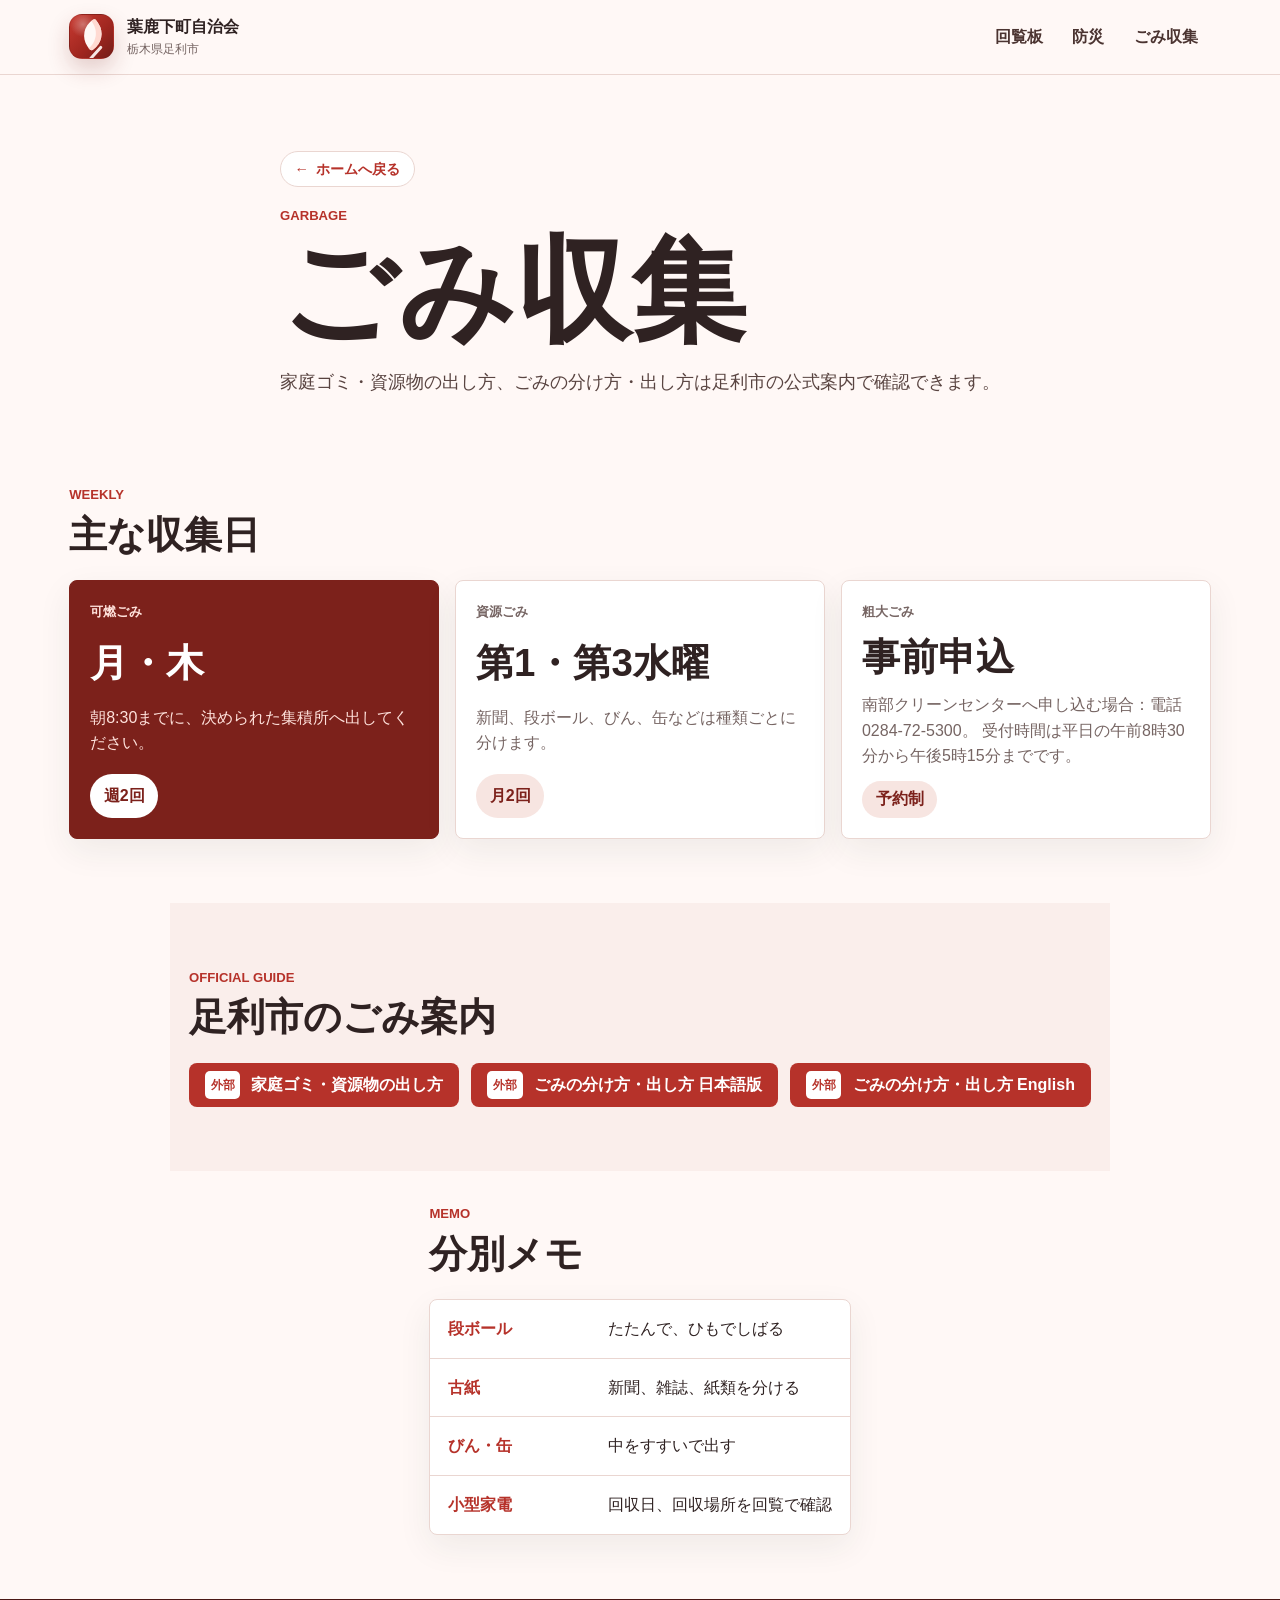
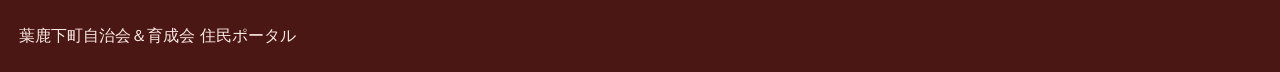
<file: garbage.html>
<!doctype html>
<html lang="ja">
  <head>
    <meta charset="utf-8" />
    <meta name="viewport" content="width=device-width, initial-scale=1" />
    <title>ごみ収集 | 葉鹿下町自治会</title>
    <meta
      name="description"
      content="葉鹿下町自治会のごみ収集日、資源ごみ、粗大ごみ、出し方の注意をまとめたページ。"
    />
    <link rel="stylesheet" href="styles.css" />
  </head>
  <body>
    <a class="skip-link" href="#main">本文へ移動</a>

    <header class="site-header">
      <nav class="nav-shell" aria-label="メインメニュー">
        <a class="brand" href="index.html" aria-label="葉鹿下町自治会 ホーム">
          <span class="brand-mark" aria-hidden="true">葉</span>
          <span>
            <strong>葉鹿下町自治会</strong>
            <small>栃木県足利市</small>
          </span>
        </a>
        <button class="menu-button" type="button" aria-expanded="false" aria-controls="site-menu">
          <span class="icon-lines" aria-hidden="true"></span>
          <span>メニュー</span>
        </button>
        <ul id="site-menu" class="site-menu">
          <li><a href="circular.html">回覧板</a></li>
          <li><a href="disaster.html">防災</a></li>
          <li><a href="garbage.html">ごみ収集</a></li>
        </ul>
      </nav>
    </header>

    <main id="main">
      <section class="page-hero">
        <a class="back-link" href="index.html">ホームへ戻る</a>
        <p class="eyebrow">Garbage</p>
        <h1><span>ごみ収集</span></h1>
        <p class="lead">家庭ゴミ・資源物の出し方、ごみの分け方・出し方は足利市の公式案内で確認できます。</p>
      </section>

      <section class="content-band page-content">
        <div class="section-head">
          <div>
            <p class="eyebrow">Weekly</p>
            <h2>主な収集日</h2>
          </div>
        </div>
        <div class="info-grid">
          <article class="info-card danger">
            <p class="eyebrow">可燃ごみ</p>
            <h2>月・木</h2>
            <p>朝8:30までに、決められた集積所へ出してください。</p>
            <strong>週2回</strong>
          </article>
          <article class="info-card">
            <p class="eyebrow">資源ごみ</p>
            <h2>第1・第3水曜</h2>
            <p>新聞、段ボール、びん、缶などは種類ごとに分けます。</p>
            <strong>月2回</strong>
          </article>
          <article class="info-card">
            <p class="eyebrow">粗大ごみ</p>
            <h2>事前申込</h2>
            <p>
              南部クリーンセンターへ申し込む場合：電話0284-72-5300。
              受付時間は平日の午前8時30分から午後5時15分までです。
            </p>
            <strong>予約制</strong>
          </article>
        </div>
      </section>

      <section class="content-band muted">
        <div class="section-head">
          <div>
            <p class="eyebrow">Official Guide</p>
            <h2>足利市のごみ案内</h2>
          </div>
        </div>
        <div class="page-actions">
          <a
            class="download-link external-link"
            href="https://www.city.ashikaga.tochigi.jp/living/000018/000128/000560/index.html"
            target="_blank"
            rel="noopener noreferrer"
            >家庭ゴミ・資源物の出し方</a
          >
          <a
            class="download-link external-link"
            href="https://www.city.ashikaga.tochigi.jp/manage/contents/upload/648ab1cb5ff90.pdf"
            target="_blank"
            rel="noopener noreferrer"
            >ごみの分け方・出し方 日本語版</a
          >
          <a
            class="download-link external-link"
            href="https://www.city.ashikaga.tochigi.jp/living/000018/000128/000560/p002343.html"
            target="_blank"
            rel="noopener noreferrer"
            >ごみの分け方・出し方 English</a
          >
        </div>
      </section>

      <section class="content-band page-content">
        <div class="section-head">
          <div>
            <p class="eyebrow">Memo</p>
            <h2>分別メモ</h2>
          </div>
        </div>
        <div class="simple-table" role="table" aria-label="分別メモ">
          <div role="row">
            <strong role="cell">段ボール</strong>
            <span role="cell">たたんで、ひもでしばる</span>
          </div>
          <div role="row">
            <strong role="cell">古紙</strong>
            <span role="cell">新聞、雑誌、紙類を分ける</span>
          </div>
          <div role="row">
            <strong role="cell">びん・缶</strong>
            <span role="cell">中をすすいで出す</span>
          </div>
          <div role="row">
            <strong role="cell">小型家電</strong>
            <span role="cell">回収日、回収場所を回覧で確認</span>
          </div>
        </div>
      </section>
    </main>

    <footer class="site-footer">
      <p>葉鹿下町自治会＆育成会 住民ポータル</p>
    </footer>

    <script src="app.js"></script>
  </body>
</html>
</file>
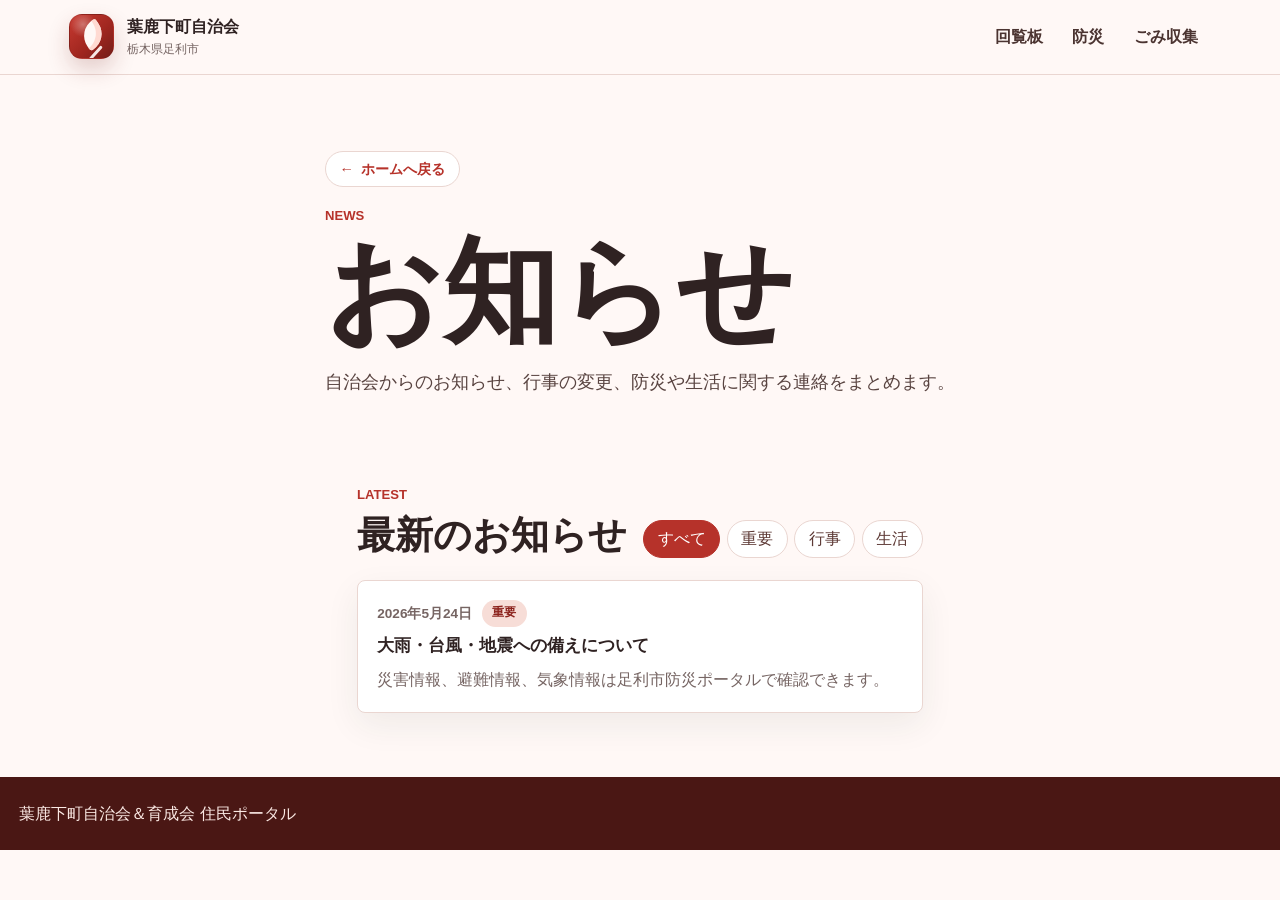
<file: news.html>
<!doctype html>
<html lang="ja">
  <head>
    <meta charset="utf-8" />
    <meta name="viewport" content="width=device-width, initial-scale=1" />
    <title>お知らせ | 葉鹿下町自治会</title>
    <meta
      name="description"
      content="葉鹿下町自治会のお知らせ、行事、防災、生活情報を掲載するページ。"
    />
    <link rel="stylesheet" href="styles.css" />
  </head>
  <body>
    <a class="skip-link" href="#main">本文へ移動</a>

    <header class="site-header">
      <nav class="nav-shell" aria-label="メインメニュー">
        <a class="brand" href="index.html" aria-label="葉鹿下町自治会 ホーム">
          <span class="brand-mark" aria-hidden="true">葉</span>
          <span>
            <strong>葉鹿下町自治会</strong>
            <small>栃木県足利市</small>
          </span>
        </a>
        <button class="menu-button" type="button" aria-expanded="false" aria-controls="site-menu">
          <span class="icon-lines" aria-hidden="true"></span>
          <span>メニュー</span>
        </button>
        <ul id="site-menu" class="site-menu">
          <li><a href="circular.html">回覧板</a></li>
          <li><a href="disaster.html">防災</a></li>
          <li><a href="garbage.html">ごみ収集</a></li>
        </ul>
      </nav>
    </header>

    <main id="main">
      <section class="page-hero">
        <a class="back-link" href="index.html">ホームへ戻る</a>
        <p class="eyebrow">News</p>
        <h1><span>お知らせ</span></h1>
        <p class="lead">自治会からのお知らせ、行事の変更、防災や生活に関する連絡をまとめます。</p>
      </section>

      <section class="content-band page-content">
        <div class="section-head">
          <div>
            <p class="eyebrow">Latest</p>
            <h2>最新のお知らせ</h2>
          </div>
          <div class="filter-tabs" role="tablist" aria-label="お知らせカテゴリ">
            <button class="filter-tab is-active" type="button" data-filter="all">すべて</button>
            <button class="filter-tab" type="button" data-filter="urgent">重要</button>
            <button class="filter-tab" type="button" data-filter="event">行事</button>
            <button class="filter-tab" type="button" data-filter="life">生活</button>
          </div>
        </div>

        <div class="notice-list" aria-live="polite">
          <article class="notice-item news-card" data-category="urgent">
            <div>
              <time datetime="2026-05-24">2026年5月24日</time>
              <span class="tag urgent">重要</span>
            </div>
              <h3>大雨・台風・地震への備えについて</h3>
              <p>災害情報、避難情報、気象情報は足利市防災ポータルで確認できます。</p>
          </article>
        </div>
      </section>
    </main>

    <footer class="site-footer">
      <p>葉鹿下町自治会＆育成会 住民ポータル</p>
    </footer>

    <script src="app.js"></script>
  </body>
</html>
</file>
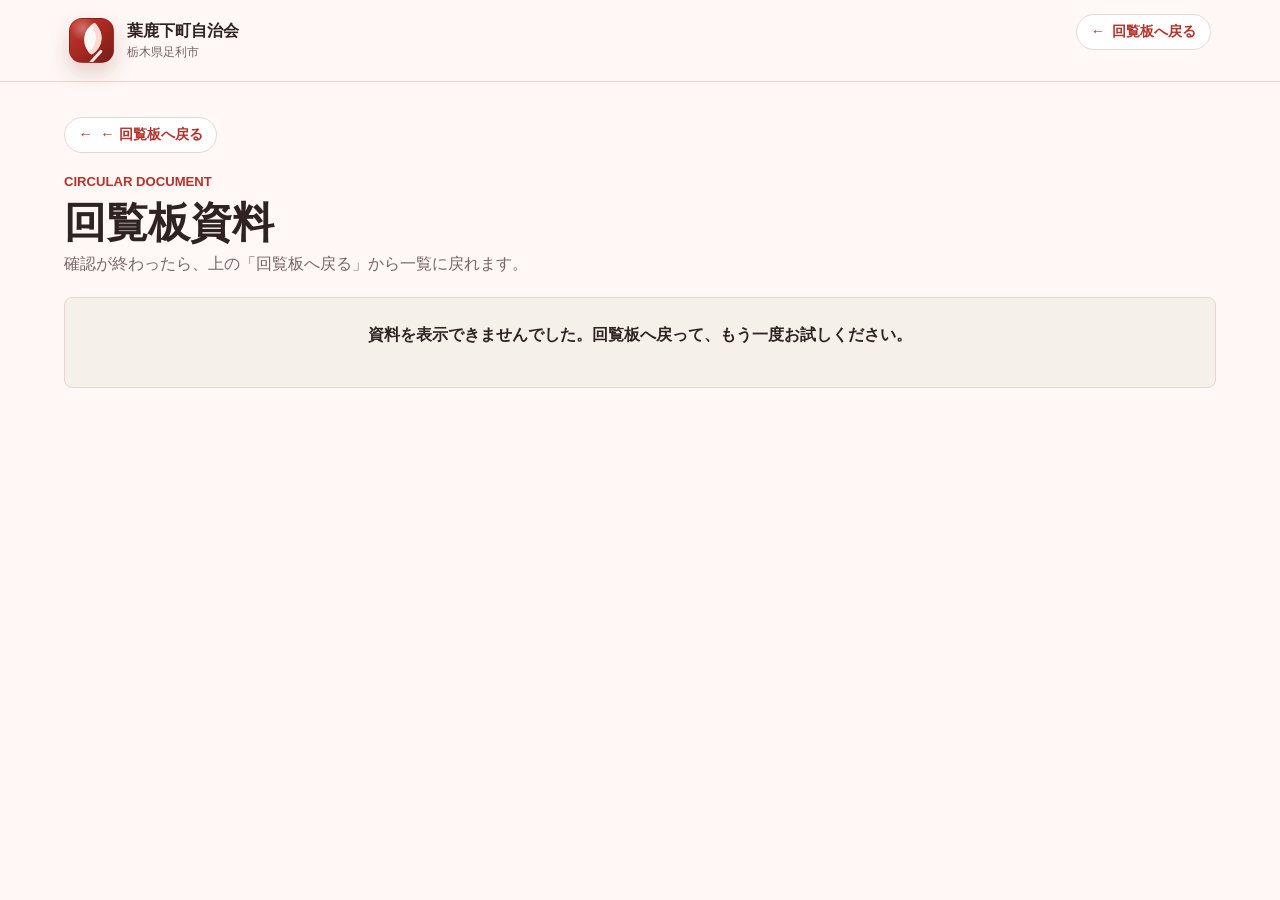
<file: pdf-viewer.html>
<!doctype html>
<html lang="ja">
  <head>
    <meta charset="utf-8" />
    <meta name="viewport" content="width=device-width, initial-scale=1" />
    <title>資料を表示 | 葉鹿下町自治会</title>
    <meta name="description" content="葉鹿下町自治会の回覧板資料を表示します。" />
    <link rel="stylesheet" href="styles.css?v=20261003-pdf-viewer" />
  </head>
  <body>
    <a class="skip-link" href="#main">本文へ移動</a>

    <header class="site-header">
      <nav class="nav-shell" aria-label="メインメニュー">
        <a class="brand" href="index.html" aria-label="葉鹿下町自治会 ホーム">
          <span class="brand-mark" aria-hidden="true">葉</span>
          <span>
            <strong>葉鹿下町自治会</strong>
            <small>栃木県足利市</small>
          </span>
        </a>
        <a class="back-link viewer-back-link" href="circular.html">回覧板へ戻る</a>
      </nav>
    </header>

    <main id="main" class="pdf-viewer-page">
      <section class="pdf-viewer-head" aria-labelledby="pdf-title">
        <a class="back-link" href="circular.html">← 回覧板へ戻る</a>
        <p class="eyebrow">Circular document</p>
        <h1 id="pdf-title">回覧板資料</h1>
        <p class="pdf-viewer-note">確認が終わったら、上の「回覧板へ戻る」から一覧に戻れます。</p>
      </section>
      <section class="pdf-frame-wrap" aria-label="PDF資料">
        <p id="pdf-loading" class="pdf-loading">資料を読み込んでいます…</p>
        <p class="pdf-error" hidden>資料を表示できませんでした。回覧板へ戻って、もう一度お試しください。</p>
        <div id="pdf-pages" class="pdf-pages" aria-live="polite"></div>
        <p class="pdf-original-link"><a id="pdf-original" class="text-link" href="#">PDFを別画面で開く</a></p>
      </section>
    </main>

    <script>
      const params = new URLSearchParams(window.location.search);
      const file = params.get("file");
      const from = params.get("from");
      const requestedTitle = params.get("title");
      const pages = document.querySelector("#pdf-pages");
      const loading = document.querySelector("#pdf-loading");
      const error = document.querySelector(".pdf-error");
      const original = document.querySelector("#pdf-original");
      const title = document.querySelector("#pdf-title");
      const safeBack = from === "index.html" || from === "circular.html" ? from : "circular.html";

      document.querySelectorAll(".viewer-back-link, .pdf-viewer-head .back-link").forEach((link) => {
        link.href = safeBack;
      });

      if (file && file.startsWith("documents/") && file.endsWith(".pdf")) {
        original.href = file;
        const name = file.split("/").pop().replace(/\.pdf$/i, "").replace(/[-_]+/g, " ");
        title.textContent = requestedTitle || name || "回覧板資料";
        document.title = `${title.textContent} | 葉鹿下町自治会`;

        const imageRoot = file.replace(/^documents\//, "documents/images/").replace(/\.pdf$/i, "");

        const loadPageImage = (pageNumber) => new Promise((resolve) => {
          const image = new Image();
          image.className = "pdf-page-image";
          image.alt = `${pageNumber}ページ目`;
          image.decoding = "async";
          image.onload = () => resolve(image);
          image.onerror = () => resolve(null);
          image.src = `${imageRoot}/page-${String(pageNumber).padStart(3, "0")}.jpg`;
        });

        const showImages = async () => {
          let loadedPages = 0;
          for (let pageNumber = 1; ; pageNumber += 1) {
            const image = await loadPageImage(pageNumber);
            if (!image) break;
            pages.append(image);
            loadedPages += 1;
          }
          loading.hidden = true;
          if (!loadedPages) {
            error.hidden = false;
            original.hidden = false;
          }
        };

        showImages();
      } else {
        loading.hidden = true;
        error.hidden = false;
        original.hidden = true;
      }
    </script>
  </body>
</html>
</file>
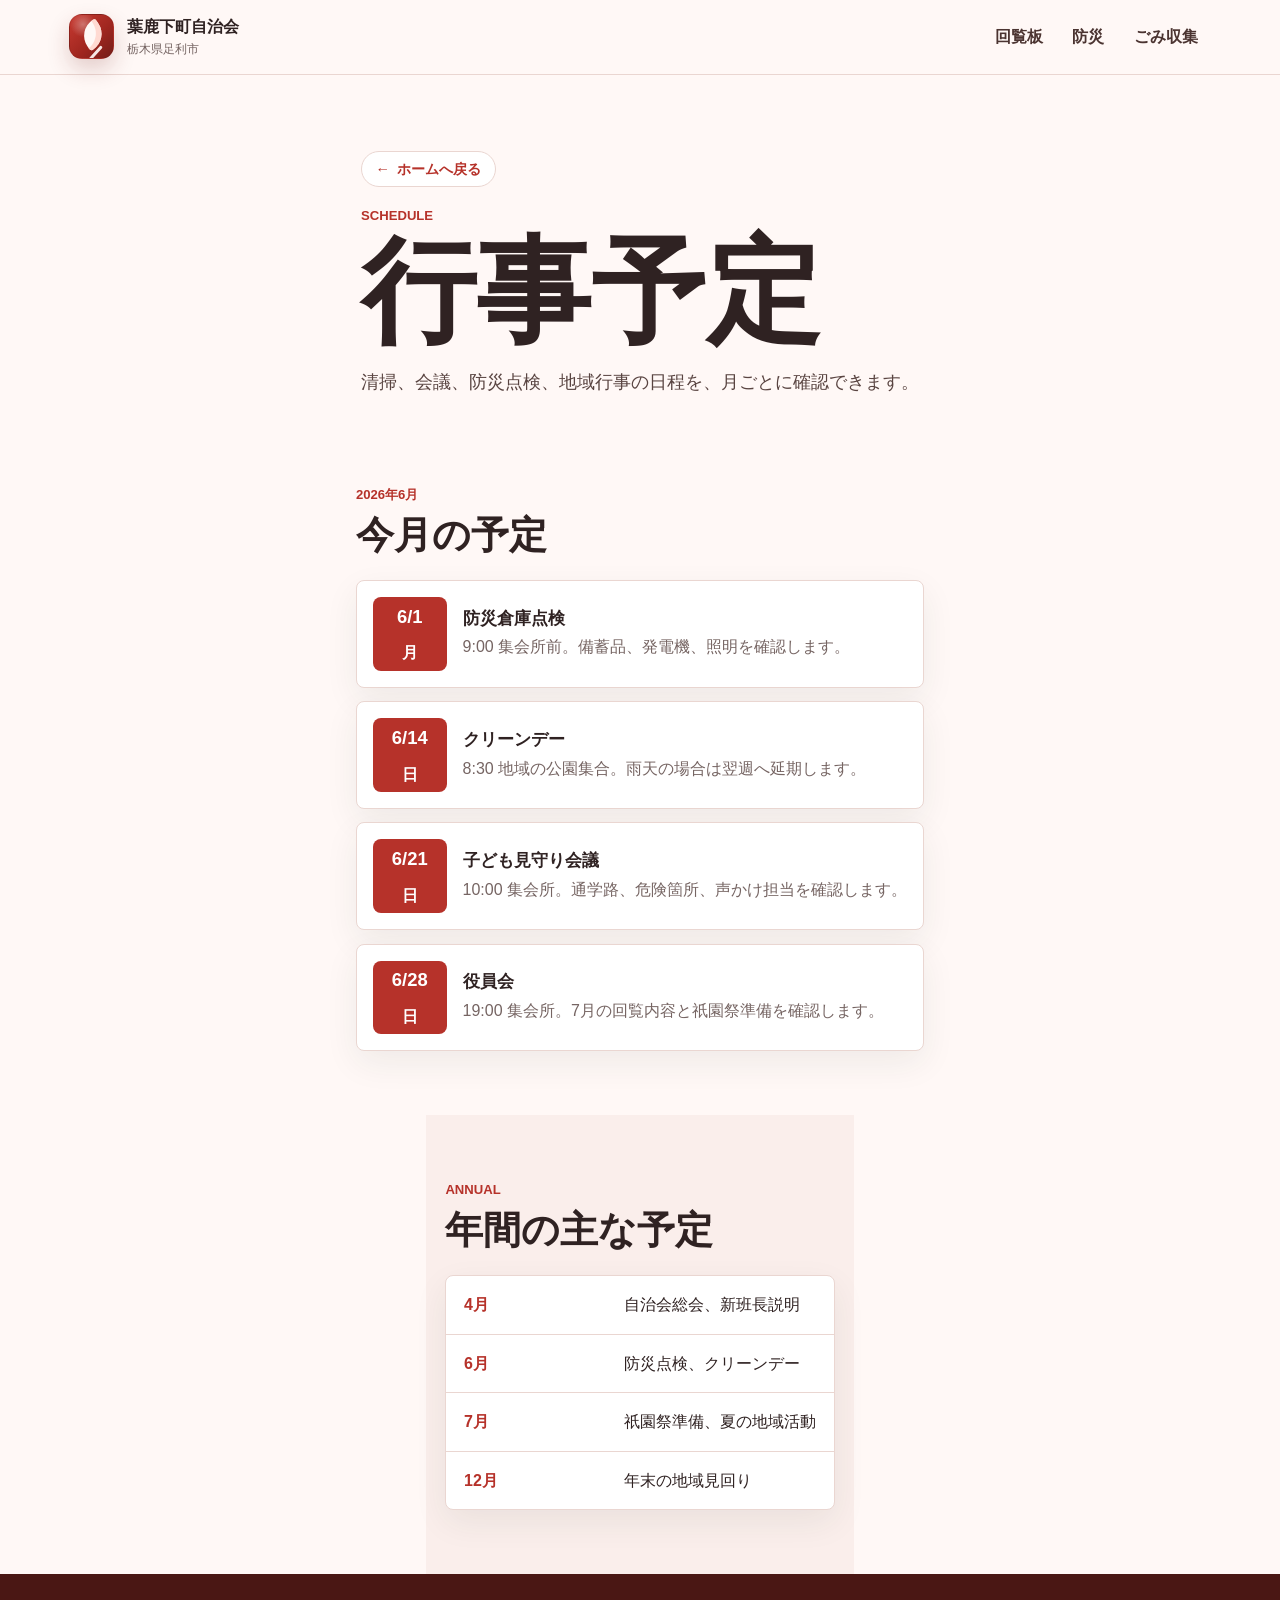
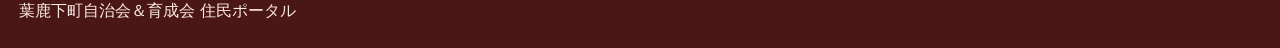
<file: schedule.html>
<!doctype html>
<html lang="ja">
  <head>
    <meta charset="utf-8" />
    <meta name="viewport" content="width=device-width, initial-scale=1" />
    <title>行事予定 | 葉鹿下町自治会</title>
    <meta
      name="description"
      content="葉鹿下町自治会の月間予定、清掃、防災、会議、地域行事を確認できるページ。"
    />
    <link rel="stylesheet" href="styles.css" />
  </head>
  <body>
    <a class="skip-link" href="#main">本文へ移動</a>

    <header class="site-header">
      <nav class="nav-shell" aria-label="メインメニュー">
        <a class="brand" href="index.html" aria-label="葉鹿下町自治会 ホーム">
          <span class="brand-mark" aria-hidden="true">葉</span>
          <span>
            <strong>葉鹿下町自治会</strong>
            <small>栃木県足利市</small>
          </span>
        </a>
        <button class="menu-button" type="button" aria-expanded="false" aria-controls="site-menu">
          <span class="icon-lines" aria-hidden="true"></span>
          <span>メニュー</span>
        </button>
        <ul id="site-menu" class="site-menu">
          <li><a href="circular.html">回覧板</a></li>
          <li><a href="disaster.html">防災</a></li>
          <li><a href="garbage.html">ごみ収集</a></li>
        </ul>
      </nav>
    </header>

    <main id="main">
      <section class="page-hero">
        <a class="back-link" href="index.html">ホームへ戻る</a>
        <p class="eyebrow">Schedule</p>
        <h1><span>行事予定</span></h1>
        <p class="lead">清掃、会議、防災点検、地域行事の日程を、月ごとに確認できます。</p>
      </section>

      <section class="content-band page-content">
        <div class="section-head">
          <div>
            <p class="eyebrow">2026年6月</p>
            <h2>今月の予定</h2>
          </div>
        </div>
        <div class="event-timeline">
          <article class="timeline-item">
            <time datetime="2026-06-01"><span>6/1</span>月</time>
            <div>
              <h3>防災倉庫点検</h3>
              <p>9:00 集会所前。備蓄品、発電機、照明を確認します。</p>
            </div>
          </article>
          <article class="timeline-item">
            <time datetime="2026-06-14"><span>6/14</span>日</time>
            <div>
              <h3>クリーンデー</h3>
              <p>8:30 地域の公園集合。雨天の場合は翌週へ延期します。</p>
            </div>
          </article>
          <article class="timeline-item">
            <time datetime="2026-06-21"><span>6/21</span>日</time>
            <div>
              <h3>子ども見守り会議</h3>
              <p>10:00 集会所。通学路、危険箇所、声かけ担当を確認します。</p>
            </div>
          </article>
          <article class="timeline-item">
            <time datetime="2026-06-28"><span>6/28</span>日</time>
            <div>
              <h3>役員会</h3>
              <p>19:00 集会所。7月の回覧内容と祇園祭準備を確認します。</p>
            </div>
          </article>
        </div>
      </section>

      <section class="content-band muted">
        <div class="section-head">
          <div>
            <p class="eyebrow">Annual</p>
            <h2>年間の主な予定</h2>
          </div>
        </div>
        <div class="simple-table" role="table" aria-label="年間予定">
          <div role="row">
            <strong role="cell">4月</strong>
            <span role="cell">自治会総会、新班長説明</span>
          </div>
          <div role="row">
            <strong role="cell">6月</strong>
            <span role="cell">防災点検、クリーンデー</span>
          </div>
          <div role="row">
            <strong role="cell">7月</strong>
            <span role="cell">祇園祭準備、夏の地域活動</span>
          </div>
          <div role="row">
            <strong role="cell">12月</strong>
            <span role="cell">年末の地域見回り</span>
          </div>
        </div>
      </section>

    </main>

    <footer class="site-footer">
      <p>葉鹿下町自治会＆育成会 住民ポータル</p>
    </footer>

    <script src="app.js"></script>
  </body>
</html>
</file>
<file: styles.css>
:root {
  --ink: #2f2222;
  --muted: #766563;
  --paper: #fff8f6;
  --panel: #ffffff;
  --line: #ead6d1;
  --green: #b6322a;
  --green-soft: #f7e5e1;
  --blue: #7f2f44;
  --yellow: #d9a441;
  --coral: #b6322a;
  --shadow: 0 18px 46px rgba(95, 31, 26, 0.14);
}

* {
  box-sizing: border-box;
}

html {
  scroll-behavior: smooth;
}

body {
  margin: 0;
  color: var(--ink);
  background: var(--paper);
  font-family: -apple-system, BlinkMacSystemFont, "Hiragino Sans", "Yu Gothic", "Meiryo", sans-serif;
  line-height: 1.6;
}

main {
  display: flex;
  flex-direction: column;
}

main > .hero-section {
  order: 0;
}

main > .topic-current {
  order: 1;
}

main > #circular {
  order: 2;
}

main > .quick-actions {
  order: 3;
}

main > .topic-archive {
  order: 4;
}

main > #disaster {
  order: 5;
}

main > #life {
  order: 6;
}

a {
  color: inherit;
}

img,
svg {
  display: block;
}

button,
input {
  font: inherit;
}

.skip-link {
  position: absolute;
  left: 1rem;
  top: -4rem;
  z-index: 20;
  padding: 0.7rem 1rem;
  background: var(--ink);
  color: white;
}

.skip-link:focus {
  top: 1rem;
}

.site-header {
  position: sticky;
  top: 0;
  z-index: 10;
  background: rgba(255, 248, 246, 0.92);
  border-bottom: 1px solid var(--line);
  backdrop-filter: blur(12px);
}

.tag {
  display: inline-flex;
  align-items: center;
  justify-content: center;
  min-height: 1.65rem;
  padding: 0.2rem 0.65rem;
  border-radius: 999px;
  font-size: 0.78rem;
  font-weight: 700;
  white-space: nowrap;
}

.nav-shell {
  display: flex;
  align-items: center;
  justify-content: space-between;
  gap: 1rem;
  max-width: 1180px;
  margin: 0 auto;
  padding: 0.85rem 1.2rem;
}

.brand {
  display: inline-flex;
  align-items: center;
  gap: 0.8rem;
  text-decoration: none;
}

.brand-mark {
  position: relative;
  display: grid;
  place-items: center;
  flex: 0 0 auto;
  width: 2.8rem;
  height: 2.8rem;
  overflow: hidden;
  border: 1px solid rgba(116, 29, 24, 0.18);
  border-radius: 13px;
  color: white;
  background:
    radial-gradient(circle at 30% 22%, rgba(255, 255, 255, 0.32), transparent 28%),
    linear-gradient(135deg, #c83a31 0%, #9f261f 58%, #741d18 100%);
  box-shadow: 0 10px 22px rgba(116, 29, 24, 0.2);
  font-size: 0;
  font-weight: 800;
}

.brand-mark::before {
  position: absolute;
  width: 1.35rem;
  height: 1.55rem;
  border-radius: 1.3rem 0.2rem 1.3rem 0.2rem;
  background: #fff8f6;
  box-shadow: inset -0.28rem -0.22rem 0 rgba(255, 216, 207, 0.9);
  content: "";
  transform: translate(0.05rem, -0.1rem) rotate(-34deg);
}

.brand-mark::after {
  position: absolute;
  width: 1.25rem;
  height: 0.16rem;
  border-radius: 999px;
  background: rgba(255, 248, 246, 0.92);
  content: "";
  transform: translate(-0.03rem, 0.62rem) rotate(-48deg);
  transform-origin: right center;
}

.brand strong,
.brand small {
  display: block;
}

.brand small {
  color: var(--muted);
  font-size: 0.78rem;
}

.site-menu {
  display: flex;
  align-items: center;
  gap: 0.25rem;
  margin: 0;
  padding: 0;
  list-style: none;
}

.site-menu a {
  display: inline-flex;
  padding: 0.65rem 0.8rem;
  border-radius: 8px;
  color: #4b3431;
  font-weight: 700;
  text-decoration: none;
}

.site-menu a:hover,
.site-menu a:focus-visible {
  background: var(--green-soft);
}

.menu-button {
  display: none;
  align-items: center;
  gap: 0.5rem;
  min-height: 2.5rem;
  border: 1px solid var(--line);
  border-radius: 8px;
  background: white;
  color: var(--ink);
}

.icon-lines,
.icon-lines::before,
.icon-lines::after {
  display: block;
  width: 1.1rem;
  height: 2px;
  background: currentColor;
  content: "";
}

.icon-lines::before {
  transform: translateY(-6px);
}

.icon-lines::after {
  transform: translateY(4px);
}

.hero-section {
  position: relative;
  display: grid;
  grid-template-columns: minmax(0, 1fr) minmax(18rem, 34rem);
  gap: clamp(2rem, 5vw, 4rem);
  align-items: center;
  max-width: 1180px;
  min-height: auto;
  margin: 0 auto;
  padding: clamp(1.6rem, 3vw, 2.8rem) 1.2rem clamp(1rem, 2vw, 1.6rem);
}

.notice-strip,
.flood-record-archive {
  display: grid;
  gap: 0.9rem;
  max-width: 1180px;
  margin: 1rem auto 0;
  padding: clamp(0.85rem, 2.5vw, 1.35rem);
  border: 1px solid #e5b9b2;
  border-top: 5px solid #9f261f;
  border-radius: 18px;
  background:
    radial-gradient(circle at 92% 2%, rgba(196, 66, 54, 0.12), transparent 25rem),
    #fff4f1;
  color: #4a1714;
  box-shadow: 0 16px 38px rgba(95, 31, 26, 0.1);
}

.flood-record-section {
  padding-top: 2rem;
  padding-bottom: 2rem;
}

.flood-record-archive {
  margin: 0;
}

.flood-record-header {
  display: grid;
  grid-template-columns: minmax(0, 1fr) minmax(18rem, 0.6fr);
  gap: 1.2rem;
  align-items: center;
}

.flood-record-header h2,
.flood-record-header p {
  margin: 0;
}

.flood-record-header h2 {
  margin-bottom: 0.35rem;
  color: #5b1b17;
  font-size: clamp(1.5rem, 3vw, 2.2rem);
  line-height: 1.35;
}

.flood-alert-header {
  display: grid;
  grid-template-columns: minmax(14rem, 1fr) auto minmax(16rem, auto);
  gap: 0.75rem;
  align-items: stretch;
}

.flood-alert-title {
  display: grid;
  align-content: center;
  gap: 0.05rem;
}

.flood-alert-title small {
  color: #8b211b;
  font-size: 0.75rem;
  font-weight: 900;
  letter-spacing: 0.08em;
}

.flood-alert-title strong {
  color: #5b1b17;
  font-size: clamp(1.1rem, 2.3vw, 1.45rem);
  line-height: 1.35;
}

.notice-strip a,
.flood-record-archive a,
.text-link {
  color: var(--green);
  font-weight: 900;
  text-underline-offset: 0.2em;
}

.disaster-portal-link,
.notice-strip .ryomo-flood-link,
.flood-record-archive .ryomo-flood-link {
  display: grid;
  place-content: center;
  min-height: 3.7rem;
  border-radius: 12px;
  padding: 0.6rem 1rem;
  text-align: center;
  text-decoration: none;
  transition: transform 160ms ease, box-shadow 160ms ease;
}

.disaster-portal-link {
  border: 1px solid #d7aaa4;
  background: rgba(255, 255, 255, 0.78);
}

.notice-strip .ryomo-flood-link,
.flood-record-archive .ryomo-flood-link {
  display: grid;
  gap: 0.1rem;
  color: white;
  background: linear-gradient(135deg, #a92d25, #7d1f19);
  font-weight: 900;
  line-height: 1.25;
  box-shadow: 0 9px 20px rgba(125, 31, 25, 0.22);
}

.disaster-portal-link:hover,
.disaster-portal-link:focus-visible,
.notice-strip .ryomo-flood-link:hover,
.notice-strip .ryomo-flood-link:focus-visible,
.flood-record-archive .ryomo-flood-link:hover,
.flood-record-archive .ryomo-flood-link:focus-visible {
  transform: translateY(-2px);
  box-shadow: 0 11px 24px rgba(95, 31, 26, 0.18);
}

.notice-strip .ryomo-flood-link > span,
.flood-record-archive .ryomo-flood-link > span {
  color: white;
  font-size: clamp(1.25rem, 2.4vw, 1.7rem);
}

.notice-strip .ryomo-flood-link > small,
.flood-record-archive .ryomo-flood-link > small {
  color: #ffe4df;
  font-size: clamp(0.8rem, 1.4vw, 1rem);
  font-weight: 800;
}

.notice-strip .flood-summary,
.flood-record-archive .flood-summary {
  margin: 0;
  padding: 1rem 1.1rem;
  border: 1px solid #ead0cb;
  border-left: 5px solid #a92d25;
  border-radius: 12px;
  background: rgba(255, 255, 255, 0.82);
  line-height: 1.75;
}

.summary-label {
  display: block;
  margin-bottom: 0.25rem;
  color: #8b211b;
  font-size: 0.78rem;
  font-weight: 900;
  letter-spacing: 0.03em;
}

.volunteer-summary {
  display: grid;
  grid-template-columns: minmax(0, 1fr) minmax(15rem, 0.55fr);
  gap: 0.75rem 1.25rem;
  padding: clamp(1rem, 2.5vw, 1.35rem);
  border: 1px solid #bcd8c4;
  border-left: 5px solid #27804a;
  border-radius: 14px;
  background: #f5fbf7;
  color: #263c2d;
}

.volunteer-summary h2,
.volunteer-summary p {
  margin: 0;
}

.volunteer-summary h2 {
  margin-bottom: 0.25rem;
  color: #155f34;
  font-size: clamp(1.15rem, 2vw, 1.4rem);
}

.volunteer-summary .volunteer-kicker {
  margin-bottom: 0.15rem;
  color: #27603a;
  font-size: 0.78rem;
  font-weight: 800;
}

.volunteer-kicker span {
  display: inline-flex;
  margin-right: 0.35rem;
  border-radius: 999px;
  padding: 0.12rem 0.55rem;
  color: white;
  background: #27804a;
}

.volunteer-links {
  display: grid;
  align-content: start;
  gap: 0.45rem;
}

.volunteer-links a {
  display: flex;
  align-items: center;
  justify-content: space-between;
  min-height: 2.45rem;
  border: 1px solid #bcd8c4;
  border-radius: 9px;
  padding: 0.35rem 0.7rem;
  background: white;
  color: #176638;
  text-decoration: none;
}

.volunteer-links a::after {
  content: "↗";
  margin-left: 0.6rem;
}

.volunteer-summary .volunteer-note {
  grid-column: 1 / -1;
  color: #496251;
  font-size: 0.78rem;
}

.disaster-news-summary {
  display: grid;
  grid-template-columns: minmax(13rem, 0.42fr) minmax(0, 1fr);
  gap: 0.75rem 1.25rem;
  padding: clamp(1rem, 2.5vw, 1.35rem);
  border: 1px solid #c6d8e7;
  border-left: 5px solid #347aaa;
  border-radius: 14px;
  background: #f5f9fc;
  color: #243746;
}

.disaster-news-heading h2,
.disaster-news-heading p,
.disaster-news-note {
  margin: 0;
}

.disaster-news-heading h2 {
  color: #195b86;
  font-size: clamp(1.15rem, 2vw, 1.4rem);
  line-height: 1.4;
}

.disaster-news-heading p {
  margin-bottom: 0.15rem;
  color: #39657f;
  font-size: 0.78rem;
  font-weight: 800;
}

.disaster-news-list {
  display: grid;
  gap: 0.45rem;
  margin: 0;
  padding: 0;
  list-style: none;
}

.disaster-news-list li {
  display: grid;
  grid-template-columns: 3rem minmax(0, 1fr);
  gap: 0.05rem 0.6rem;
  align-items: start;
  border: 1px solid #d3e1ec;
  border-radius: 9px;
  padding: 0.55rem 0.65rem;
  background: white;
}

.disaster-news-list time {
  grid-row: 1 / 3;
  display: grid;
  place-items: center;
  min-height: 2.6rem;
  border-radius: 7px;
  color: #195b86;
  background: #e8f2f8;
  font-size: 0.8rem;
  font-weight: 800;
}

.disaster-news-list small {
  color: #607483;
  font-size: 0.72rem;
}

.disaster-news-note {
  grid-column: 1 / -1;
  color: #607483;
  font-size: 0.78rem;
}

.hero-copy {
  position: relative;
  z-index: 1;
  display: grid;
  justify-items: start;
  max-width: 58rem;
  margin: 0;
  text-align: left;
}

.page-hero {
  max-width: 1180px;
  margin: 0 auto;
  padding: clamp(2.6rem, 6vw, 5rem) 1.2rem 2rem;
}

.page-hero .lead {
  max-width: 48rem;
}

.back-link {
  display: inline-flex;
  align-items: center;
  min-height: 2.25rem;
  margin-bottom: 1.1rem;
  border: 1px solid var(--line);
  border-radius: 999px;
  padding: 0.25rem 0.85rem;
  background: white;
  color: var(--green);
  font-size: 0.9rem;
  font-weight: 800;
  text-decoration: none;
}

.back-link::before {
  content: "←";
  margin-right: 0.45rem;
}

.eyebrow {
  margin: 0 0 0.4rem;
  color: var(--coral);
  font-size: 0.82rem;
  font-weight: 800;
  letter-spacing: 0;
  text-transform: uppercase;
}

h1,
h2,
h3,
p {
  overflow-wrap: anywhere;
}

h1 {
  margin: 0;
  font-size: clamp(3.4rem, 9vw, 7.3rem);
  line-height: 1.03;
  letter-spacing: 0;
}

h1 span {
  display: inline-block;
}

.hero-copy h1 {
  font-size: clamp(3rem, 6vw, 5.4rem);
}

h2 {
  margin: 0;
  font-size: clamp(1.75rem, 3vw, 2.6rem);
  line-height: 1.2;
  letter-spacing: 0;
}

h3 {
  margin: 0;
  font-size: 1.05rem;
  line-height: 1.35;
  letter-spacing: 0;
}

.lead {
  max-width: 45rem;
  margin: 1rem 0 1.5rem;
  color: #594441;
  font-size: 1.14rem;
}

.last-updated {
  margin: -0.5rem 0 1rem;
  color: var(--muted);
  font-size: 0.9rem;
  font-weight: 800;
}

.search-panel {
  width: min(100%, 32rem);
  padding: 1rem;
  border: 1px solid var(--line);
  border-radius: 8px;
  background: white;
  box-shadow: var(--shadow);
}

.search-panel label {
  display: block;
  margin-bottom: 0.35rem;
  color: var(--muted);
  font-size: 0.82rem;
  font-weight: 700;
}

.search-panel div {
  display: grid;
  grid-template-columns: 1fr 3rem;
  gap: 0.5rem;
}

.search-panel input {
  min-width: 0;
  border: 1px solid var(--line);
  border-radius: 8px;
  padding: 0.8rem 0.9rem;
}

.search-panel button {
  display: grid;
  place-items: center;
  border: 0;
  border-radius: 8px;
  color: white;
  background: var(--green);
  cursor: pointer;
}

.search-message {
  min-height: 1.4rem;
  margin: 0.65rem 0 0;
  color: var(--muted);
  font-size: 0.86rem;
  font-weight: 700;
}

.search-panel svg,
.quick-action svg {
  width: 1.35rem;
  height: 1.35rem;
  fill: currentColor;
}

.hero-visual {
  width: 100%;
  margin: 0;
  opacity: 0.96;
}

.hero-media-grid {
  display: grid;
  grid-template-columns: repeat(2, minmax(0, 1fr));
  gap: 0.8rem;
}

.hero-media-grid img {
  width: 100%;
  aspect-ratio: 1 / 1;
  object-fit: cover;
  border-radius: 8px;
  box-shadow: 0 12px 30px rgba(95, 31, 26, 0.14);
  background: white;
}

.hero-media-grid img.qr-image {
  object-fit: contain;
  image-rendering: pixelated;
  padding: 0.4rem;
}

.hero-visual figcaption {
  margin-top: 0.45rem;
  color: var(--muted);
  font-size: 0.72rem;
  line-height: 1.4;
  text-align: center;
}

.hero-visual figcaption span {
  display: block;
  margin-top: 0.2rem;
}

.topic-feature {
  display: grid;
  grid-template-columns: minmax(0, 1.22fr) minmax(16rem, 0.78fr);
  gap: clamp(1.5rem, 4vw, 3.5rem);
  align-items: start;
  max-width: 1180px;
  margin: 0 auto 3rem;
  padding: clamp(1.2rem, 3vw, 2.25rem);
  border: 1px solid var(--line);
  border-radius: 16px;
  background: white;
  box-shadow: var(--shadow);
}

.topic-video {
  min-width: 0;
}

.topic-video video {
  display: block;
  width: min(100%, 24rem);
  max-height: 38rem;
  margin: 0 auto;
  border-radius: 12px;
  background: #1d1717;
  box-shadow: 0 14px 34px rgba(47, 34, 34, 0.18);
}

.topic-video p {
  max-width: 28rem;
  margin: 0.65rem auto 0;
  color: var(--muted);
  font-size: 0.78rem;
  line-height: 1.5;
  text-align: center;
}

.topic-copy {
  min-width: 0;
}

.topic-label {
  display: inline-flex;
  margin: 0 0 0.85rem;
  padding: 0.35rem 0.95rem;
  border-radius: 8px;
  color: white;
  background: var(--green);
  font-size: clamp(1.05rem, 1.7vw, 1.35rem);
  font-weight: 900;
  letter-spacing: 0;
  line-height: 1.2;
}

.topic-copy h2 {
  margin: 0 0 1rem;
  font-size: clamp(1.6rem, 3vw, 2.25rem);
  line-height: 1.35;
}

.topic-copy p:not(.topic-label) {
  margin: 0.8rem 0 0;
  color: #594542;
}

.topic-archive {
  width: min(100%, 1180px);
  max-width: 1180px;
  margin: 0 auto 3rem;
  padding: 0 1.2rem;
}

.topic-archive .month-banner {
  margin-bottom: 0.75rem;
}

.topic-archive-panel {
  border: 1px solid var(--line);
  border-radius: 12px;
  background: white;
  box-shadow: var(--shadow);
  overflow: hidden;
}

.topic-archive-panel summary {
  cursor: pointer;
  padding: 1rem 1.2rem;
  color: var(--brown);
  font-weight: 900;
  list-style-position: inside;
}

.topic-archive-panel summary:hover,
.topic-archive-panel summary:focus-visible {
  background: var(--paper);
  outline: none;
}

.topic-feature-archive {
  margin: 0;
  border: 0;
  border-top: 1px solid var(--line);
  border-radius: 0;
  box-shadow: none;
}

.quick-actions {
  display: grid;
  grid-template-columns: repeat(3, minmax(0, 1fr));
  gap: 0.85rem;
  width: min(100%, 1180px);
  max-width: 1180px;
  margin: 0 auto;
  padding: 0 1.2rem 3rem;
}

.quick-action {
  display: flex;
  align-items: center;
  gap: 0.75rem;
  min-height: 5rem;
  padding: 1rem;
  border: 1px solid var(--line);
  border-radius: 8px;
  background: white;
  color: var(--ink);
  font-weight: 800;
  text-decoration: none;
  box-shadow: 0 10px 24px rgba(33, 53, 49, 0.06);
}

.quick-action:hover,
.quick-action:focus-visible {
  border-color: #d9a7a0;
  transform: translateY(-2px);
}

.action-icon {
  display: grid;
  flex: 0 0 auto;
  place-items: center;
  width: 2.6rem;
  height: 2.6rem;
  border-radius: 8px;
  color: var(--green);
  background: var(--green-soft);
}

.action-icon.alert {
  color: #9b271f;
  background: #f5d8d2;
}

.content-band,
.split-layout,
.disaster-band,
.life-section {
  max-width: 1180px;
  margin: 0 auto;
  padding: 4rem 1.2rem;
}

.content-band.muted {
  max-width: none;
  background: #faeeeb;
}

.content-band.muted > * {
  max-width: 1180px;
  margin-left: auto;
  margin-right: auto;
}

.section-head {
  display: flex;
  align-items: end;
  justify-content: space-between;
  gap: 1rem;
  margin-bottom: 1.4rem;
}

.filter-tabs {
  display: flex;
  gap: 0.4rem;
  flex-wrap: wrap;
}

.filter-tab {
  min-height: 2.35rem;
  border: 1px solid var(--line);
  border-radius: 999px;
  padding: 0.3rem 0.85rem;
  background: white;
  color: #5d3935;
  cursor: pointer;
}

.filter-tab.is-active {
  color: white;
  background: var(--green);
  border-color: var(--green);
}

.news-grid,
.schedule-grid {
  display: grid;
  grid-template-columns: repeat(3, minmax(0, 1fr));
  gap: 1rem;
}

.news-card,
.schedule-item,
.life-card,
.line-card,
.info-card,
.timeline-item,
.simple-table {
  border: 1px solid var(--line);
  border-radius: 8px;
  background: white;
  box-shadow: 0 12px 34px rgba(33, 53, 49, 0.07);
}

.news-card {
  display: grid;
  grid-template-columns: 1fr auto;
  gap: 0.55rem 0.8rem;
  padding: 1.2rem;
}

.news-card time {
  color: var(--muted);
  font-size: 0.85rem;
  font-weight: 700;
}

.news-card h3,
.news-card p {
  grid-column: 1 / -1;
}

.news-card p,
.section-copy p,
.disaster-band p,
.line-card p {
  margin: 0;
  color: var(--muted);
}

.tag.urgent {
  color: #8b211b;
  background: #f7ddd7;
}

.tag.event {
  color: #7f2f44;
  background: #f1dce3;
}

.tag.life {
  color: #7a4a12;
  background: #f6ead0;
}

.news-card.is-hidden {
  display: none;
}

.page-content {
  padding-top: 2rem;
}

.pdf-viewer-page {
  padding-bottom: 3rem;
}

.pdf-viewer-head {
  width: min(72rem, calc(100% - 2rem));
  margin: 0 auto;
  padding: 2.2rem 0 1.25rem;
}

.pdf-viewer-head h1 {
  margin: 0.65rem 0 0.4rem;
  font-size: clamp(1.7rem, 4vw, 2.6rem);
  overflow-wrap: anywhere;
}

.pdf-viewer-note {
  margin: 0;
  color: var(--muted);
}

.pdf-frame-wrap {
  width: min(72rem, calc(100% - 2rem));
  margin: 0 auto;
  padding: 0.75rem;
  border: 1px solid var(--line);
  border-radius: 8px;
  background: #f5f1e8;
}

.pdf-loading,
.pdf-error {
  margin: 0.75rem;
  color: var(--muted);
  font-weight: 800;
  text-align: center;
}

.pdf-pages {
  display: grid;
  justify-items: center;
  gap: 1rem;
}

.pdf-page-image {
  width: 100%;
  max-width: 100%;
  height: auto;
  border: 0;
  background: white;
  box-shadow: 0 2px 10px rgba(47, 34, 34, 0.12);
}

.pdf-error {
  color: var(--red);
}

.pdf-original-link {
  margin: 1rem 0 0;
  text-align: center;
}

.viewer-back-link {
  margin-left: auto;
  white-space: nowrap;
}

.notice-list {
  display: grid;
  gap: 1rem;
}

.notice-item {
  grid-template-columns: 1fr;
}

.notice-item > div {
  display: flex;
  align-items: center;
  gap: 0.6rem;
  flex-wrap: wrap;
}

.circular-layout {
  display: grid;
  grid-template-columns: 14rem minmax(0, 1fr);
  gap: 1.2rem;
  align-items: start;
}

.month-nav {
  display: grid;
  gap: 0.55rem;
  position: sticky;
  top: 6rem;
}

.month-nav a {
  display: flex;
  align-items: center;
  min-height: 3rem;
  border: 1px solid var(--line);
  border-radius: 8px;
  padding: 0.7rem 0.85rem;
  background: white;
  color: var(--ink);
  font-weight: 800;
  text-decoration: none;
}

.month-nav a.is-active {
  color: white;
  background: var(--green);
  border-color: var(--green);
}

.circular-list .list-row {
  min-height: 5.6rem;
}

.month-sections {
  display: grid;
  gap: 1.3rem;
}

.month-block {
  display: grid;
  gap: 0.75rem;
  scroll-margin-top: 6.5rem;
}

.month-banner {
  display: flex;
  align-items: center;
  justify-content: space-between;
  gap: 0.9rem;
  min-height: 3.6rem;
  padding: 0.85rem 1rem;
  border-radius: 8px;
  background: #e6f3ec;
  border: 1px solid #c7e0d2;
  color: var(--green-dark);
}

.month-banner strong {
  font-size: 1.05rem;
}

.month-banner span {
  color: var(--muted);
  font-size: 0.92rem;
  font-weight: 800;
}

.month-banner-muted {
  background: #f5f1e8;
  border-color: #e4dccb;
}

.info-grid {
  display: grid;
  grid-template-columns: repeat(3, minmax(0, 1fr));
  gap: 1rem;
}

.emergency-panel {
  display: grid;
  grid-template-columns: minmax(0, 1fr) auto;
  gap: 1rem;
  align-items: center;
  margin-bottom: 1rem;
  padding: 1.25rem;
  border: 1px solid #e0afa8;
  border-radius: 8px;
  background: #fff1ed;
}

.emergency-panel p {
  margin: 0.35rem 0 0;
  color: var(--muted);
}

.emergency-panel ol {
  display: grid;
  gap: 0.45rem;
  margin: 0;
  padding-left: 1.4rem;
  font-weight: 900;
}

.info-card {
  display: grid;
  gap: 0.75rem;
  padding: 1.25rem;
}

.info-card.danger {
  color: white;
  background: #7c211b;
  border-color: #7c211b;
}

.info-card.danger .eyebrow,
.info-card.danger p {
  color: #ffe2dc;
}

.info-card p {
  margin: 0;
  color: var(--muted);
}

.info-card strong {
  display: inline-flex;
  align-items: center;
  width: fit-content;
  min-height: 2.3rem;
  border-radius: 999px;
  padding: 0.25rem 0.85rem;
  color: #7c211b;
  background: var(--green-soft);
}

.info-card.danger strong {
  color: #7c211b;
  background: white;
}

.check-list {
  display: grid;
  grid-template-columns: repeat(2, minmax(0, 1fr));
  gap: 0.8rem;
  max-width: 1180px;
}

.check-list label {
  display: flex;
  align-items: flex-start;
  gap: 0.75rem;
  min-height: 4rem;
  border: 1px solid var(--line);
  border-radius: 8px;
  padding: 1rem;
  background: white;
  font-weight: 800;
}

.check-list input {
  flex: 0 0 auto;
  width: 1.25rem;
  height: 1.25rem;
  margin-top: 0.2rem;
  accent-color: var(--green);
}

.event-timeline {
  display: grid;
  gap: 0.85rem;
}

.timeline-item {
  display: grid;
  grid-template-columns: auto 1fr;
  gap: 1rem;
  align-items: center;
  padding: 1rem;
}

.timeline-item time {
  display: grid;
  place-items: center;
  width: 4.6rem;
  height: 4.6rem;
  border-radius: 8px;
  color: white;
  background: var(--green);
  font-weight: 900;
}

.timeline-item time span {
  display: block;
  font-size: 1.15rem;
}

.timeline-item p {
  margin: 0.25rem 0 0;
  color: var(--muted);
}

.simple-table {
  display: grid;
  overflow: hidden;
  max-width: 1180px;
}

.simple-table div {
  display: grid;
  grid-template-columns: 9rem 1fr;
  gap: 1rem;
  padding: 1rem 1.1rem;
  border-bottom: 1px solid var(--line);
}

.simple-table div:last-child {
  border-bottom: 0;
}

.simple-table strong {
  color: var(--green);
}

.page-actions {
  display: flex;
  flex-wrap: wrap;
  gap: 0.75rem;
  align-items: center;
  max-width: 1180px;
  margin: 1rem auto 0;
}

.page-actions.compact {
  margin-top: 1.2rem;
}

.download-link {
  display: inline-flex;
  align-items: center;
  min-height: 2.75rem;
  border-radius: 8px;
  padding: 0.55rem 1rem;
  color: white;
  background: var(--green);
  font-weight: 900;
  text-decoration: none;
}

.download-link::before {
  content: "PDF";
  display: inline-grid;
  place-items: center;
  width: 2.2rem;
  height: 1.7rem;
  margin-right: 0.7rem;
  border-radius: 5px;
  color: var(--green);
  background: white;
  font-size: 0.72rem;
}

.download-link.external-link::before {
  content: "外部";
}

.split-layout {
  display: grid;
  grid-template-columns: minmax(0, 0.68fr) minmax(0, 1fr);
  gap: clamp(1.5rem, 5vw, 4rem);
  align-items: start;
}

.section-copy {
  position: sticky;
  top: 7rem;
}

.list-panel {
  display: grid;
  gap: 0.75rem;
}

.list-row {
  display: grid;
  grid-template-columns: auto 1fr auto;
  gap: 1rem;
  align-items: center;
  min-height: 5rem;
  padding: 1rem;
  border: 1px solid var(--line);
  border-radius: 8px;
  background: white;
  color: inherit;
  text-decoration: none;
}

.list-row:hover,
.list-row:focus-visible {
  border-color: #d8a29a;
}

.list-row small {
  display: block;
  color: var(--muted);
}

.list-row time {
  color: var(--muted);
  font-weight: 800;
}

.external-row {
  border-color: #d8a29a;
  background: #fff8f6;
}

.doc-icon {
  display: grid;
  place-items: center;
  width: 3rem;
  height: 3.6rem;
  border-radius: 6px;
  color: white;
  background: var(--blue);
  font-size: 0.72rem;
  font-weight: 900;
}

.doc-icon.external {
  background: var(--green);
}

.external-mark {
  color: var(--green);
  font-size: 1.4rem;
  font-weight: 900;
}

.disaster-band {
  display: grid;
  grid-template-columns: minmax(0, 0.75fr) minmax(0, 1fr);
  gap: 2rem;
  align-items: center;
  border-block: 1px solid var(--line);
}

.disaster-actions {
  display: grid;
  gap: 0.75rem;
}

.flood-record-banner {
  display: grid;
  gap: 0.15rem;
  border: 1px solid #d7aaa4;
  border-left: 6px solid #a92d25;
  border-radius: 10px;
  padding: 1rem 1.1rem;
  color: #5b1b17;
  background: linear-gradient(135deg, #fff7f4, #f8e3dd);
  text-decoration: none;
  box-shadow: 0 10px 24px rgba(95, 31, 26, 0.09);
  transition: transform 160ms ease, box-shadow 160ms ease;
}

.flood-record-banner:hover,
.flood-record-banner:focus-visible {
  transform: translateY(-2px);
  box-shadow: 0 14px 28px rgba(95, 31, 26, 0.14);
}

.flood-record-banner span {
  font-size: clamp(1.05rem, 2vw, 1.3rem);
  font-weight: 900;
  line-height: 1.35;
}

.flood-record-banner small {
  color: #76504c;
  font-weight: 800;
}

.disaster-actions .download-link {
  justify-content: center;
}

.safety-stats {
  display: grid;
  grid-template-columns: repeat(3, minmax(0, 1fr));
  gap: 0.7rem;
  margin: 0;
}

.safety-stats div {
  min-height: 7rem;
  padding: 1rem;
  border-radius: 8px;
  background: #4a1714;
  color: white;
}

.safety-stats dt {
  color: #f0beb7;
  font-size: 0.8rem;
  font-weight: 700;
}

.safety-stats dd {
  margin: 0.35rem 0 0;
  font-size: 1.25rem;
  font-weight: 900;
  line-height: 1.3;
}

.schedule-item {
  display: grid;
  grid-template-columns: auto 1fr;
  gap: 0.85rem;
  padding: 1rem;
}

.schedule-item time {
  display: grid;
  place-items: center;
  width: 4.3rem;
  height: 4.3rem;
  border-radius: 8px;
  background: var(--yellow);
  color: #332816;
  font-weight: 800;
}

.schedule-item time span {
  display: block;
  font-size: 1.1rem;
}

.schedule-item p {
  margin: 0.25rem 0 0;
  color: var(--muted);
}

.life-section {
  display: grid;
  grid-template-columns: minmax(0, 1fr);
  gap: 1rem;
}

.life-card,
.line-card {
  padding: 1.3rem;
}

.life-card ul {
  display: grid;
  gap: 0.7rem;
  margin: 1rem 0 0;
  padding: 0;
  list-style: none;
}

.life-card li {
  display: flex;
  justify-content: space-between;
  gap: 1rem;
  padding-bottom: 0.7rem;
  border-bottom: 1px solid var(--line);
}

.life-card li:last-child {
  border-bottom: 0;
  padding-bottom: 0;
}

.life-card span {
  color: var(--muted);
  text-align: right;
}

.life-card .text-link {
  justify-self: end;
  text-align: right;
  white-space: nowrap;
}

.life-card .life-note {
  border-bottom: 0;
  padding-bottom: 0;
}

.qr-placeholder {
  width: 8.5rem;
  height: 8.5rem;
  margin: 1rem 0;
  border: 0.7rem solid white;
  border-radius: 8px;
  background:
    linear-gradient(90deg, #4a1714 14px, transparent 14px 28px, #4a1714 28px 42px, transparent 42px 56px),
    linear-gradient(#4a1714 14px, transparent 14px 28px, #4a1714 28px 42px, transparent 42px 56px),
    #f7e5e1;
  box-shadow: inset 0 0 0 2px #4a1714;
}

.site-footer {
  display: flex;
  justify-content: space-between;
  gap: 1rem;
  padding: 1.5rem 1.2rem;
  color: #fae8e3;
  background: #4a1714;
}

.site-footer p {
  margin: 0;
}

@media (max-width: 880px) {
  .menu-button {
    display: inline-flex;
  }

  .site-menu {
    position: absolute;
    inset: 100% 0 auto;
    display: none;
    grid-template-columns: 1fr 1fr;
    padding: 0.8rem 1.2rem 1rem;
    background: var(--paper);
    border-bottom: 1px solid var(--line);
  }

  .site-menu.is-open {
    display: grid;
  }

  .site-menu a {
    background: white;
    border: 1px solid var(--line);
  }

  .hero-section,
  .page-hero,
  .topic-feature,
  .split-layout,
  .disaster-band,
  .life-section {
    grid-template-columns: 1fr;
  }

  .hero-section {
    min-height: auto;
    padding-top: 3rem;
  }

  .topic-copy {
    order: 1;
  }

  .topic-video {
    order: 2;
  }

  .notice-strip,
  .emergency-panel {
    grid-template-columns: 1fr;
  }

  .flood-record-header {
    grid-template-columns: 1fr;
  }

  .flood-alert-header {
    grid-template-columns: 1fr 1fr;
  }

  .flood-alert-title {
    grid-column: 1 / -1;
  }

  .volunteer-summary {
    grid-template-columns: 1fr;
  }

  .volunteer-summary .volunteer-note {
    grid-column: auto;
  }

  .disaster-news-summary {
    grid-template-columns: 1fr;
  }

  .disaster-news-note {
    grid-column: auto;
  }

  .quick-actions,
  .news-grid,
  .schedule-grid,
  .safety-stats,
  .info-grid,
  .check-list {
    grid-template-columns: repeat(3, minmax(0, 1fr));
  }

  .section-copy {
    position: static;
  }

  .hero-visual {
    position: static;
    width: min(34rem, 100%);
    margin-top: 1.5rem;
  }

  .circular-layout {
    grid-template-columns: 1fr;
  }

  .month-nav {
    position: static;
    grid-template-columns: 1fr 1fr;
  }
}

@media (max-width: 560px) {
  .notice-strip {
    margin: 0.65rem 0.65rem 0;
    border-radius: 15px;
  }

  .flood-record-archive {
    border-radius: 15px;
  }

  .flood-alert-header {
    grid-template-columns: 1fr;
  }

  .flood-alert-title,
  .disaster-portal-link,
  .notice-strip .ryomo-flood-link,
  .flood-record-archive .ryomo-flood-link {
    grid-column: 1;
  }

  .notice-strip .flood-summary,
  .flood-record-archive .flood-summary,
  .volunteer-summary,
  .disaster-news-summary {
    padding: 0.9rem;
  }

  .disaster-news-list li {
    grid-template-columns: 2.8rem minmax(0, 1fr);
    padding: 0.5rem;
  }

  .section-head,
  .site-footer,
  .life-card li {
    align-items: flex-start;
    flex-direction: column;
  }

  .nav-shell {
    padding-inline: 0.9rem;
  }

  .hero-section,
  .page-hero,
  .notice-strip,
  .topic-feature,
  .quick-actions,
  .content-band,
  .split-layout,
  .disaster-band,
  .life-section {
    padding-inline: 1rem;
  }

  .topic-feature {
    margin-inline: 0.65rem;
    padding-block: 1.2rem;
    border-radius: 14px;
  }

  .hero-copy,
  .hero-visual,
  .search-panel {
    max-width: 100%;
    min-width: 0;
  }

  .hero-copy {
    justify-items: center;
    text-align: center;
  }

  h1 {
    font-size: clamp(2.4rem, 12vw, 3.4rem);
    text-align: center;
  }

  h1 span {
    display: block;
  }

  .lead {
    max-width: 23rem;
    font-size: 1rem;
    word-break: break-all;
    text-align: center;
  }

  .hero-visual figcaption {
    max-width: 21.5rem;
    word-break: break-all;
  }

  .brand small {
    display: none;
  }

  .menu-button span:last-child {
    position: absolute;
    width: 1px;
    height: 1px;
    overflow: hidden;
    clip: rect(0 0 0 0);
  }

  .quick-actions,
  .news-grid,
  .schedule-grid,
  .safety-stats,
  .info-grid,
  .check-list {
    grid-template-columns: 1fr;
  }

  .timeline-item,
  .simple-table div {
    grid-template-columns: 1fr;
  }

  .quick-action {
    min-height: 4.25rem;
  }

  .list-row {
    grid-template-columns: auto 1fr;
  }

  .list-row time {
    grid-column: 2;
  }

  .month-nav {
    grid-template-columns: 1fr;
  }

  .life-card span {
    text-align: left;
  }
}
</file>
